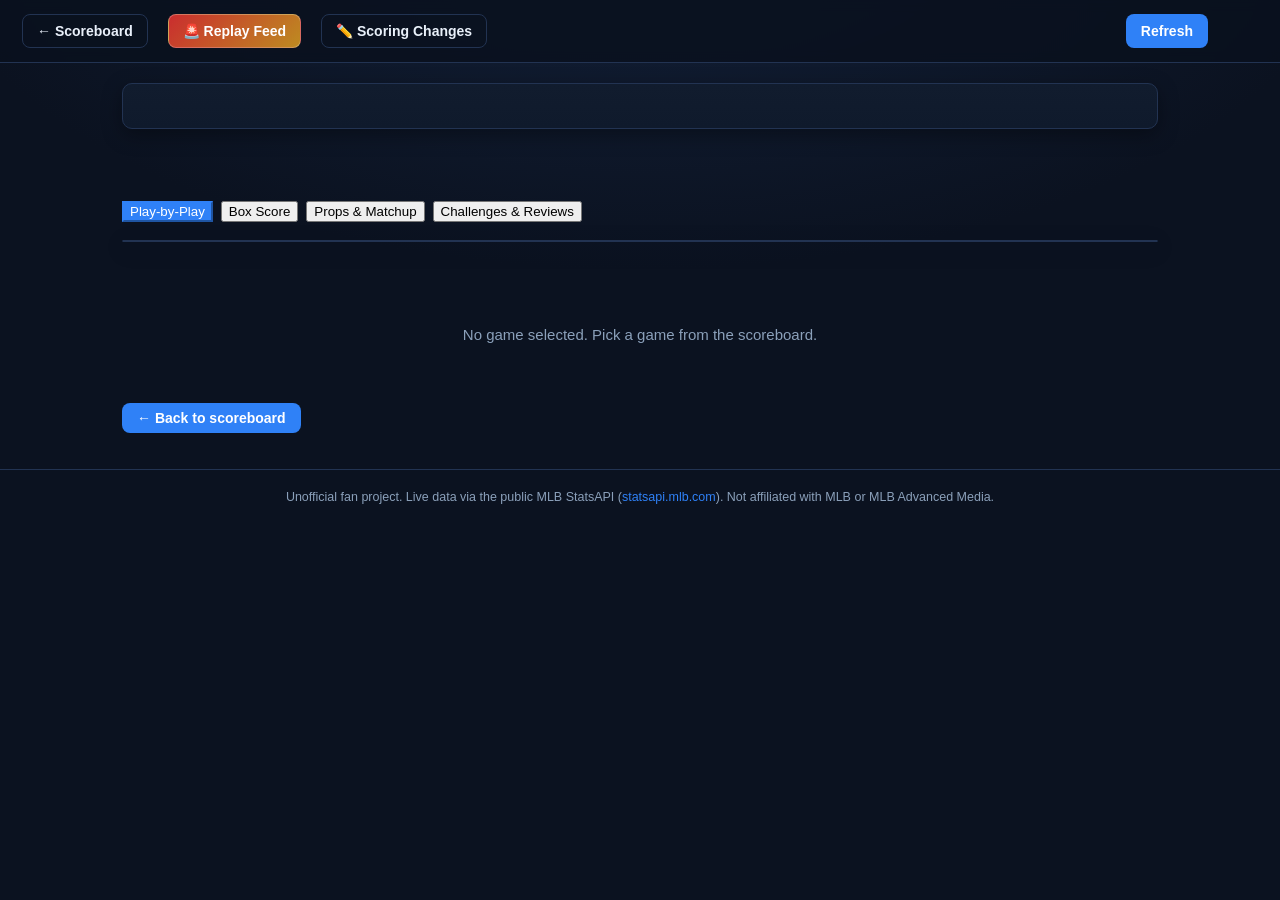
<file: game.html>
<!DOCTYPE html>
<html lang="en">
<head>
  <meta charset="UTF-8">
  <meta name="viewport" content="width=device-width, initial-scale=1.0">
  <title>MLB Live PBP — Game</title>
  <meta name="description" content="Live MLB game view with a transparent two-sided hit forecast, at-bat details, linescore, box score and full play-by-play.">
  <link rel="icon" href="data:image/svg+xml,%3Csvg xmlns='http://www.w3.org/2000/svg' viewBox='0 0 100 100'%3E%3Ccircle cx='50' cy='50' r='46' fill='%23fff' stroke='%23e03131' stroke-width='6'/%3E%3Cpath d='M50 4 A46 46 0 0 1 96 50 M50 96 A46 46 0 0 1 4 50 M4 50 A46 46 0 0 1 50 4 M96 50 A46 46 0 0 1 50 96' stroke='%23e03131' stroke-width='2.5' fill='none'/%3E%3C/svg%3E">
  <link rel="stylesheet" href="assets/css/style.css">
</head>
<body class="page-game">
  <header class="topbar topbar-game">
    <a class="btn btn-ghost" href="index.html">← Scoreboard</a>
    <a class="btn btn-feed" href="reviews.html" title="Live replay review feed for every game">🚨 Replay Feed</a>
    <a class="btn btn-ghost" href="scoring.html" title="Official scoring changes, Error Watch and the scoring-change model">✏️ Scoring Changes</a>
    <div class="game-controls">
      <button id="refresh-btn" class="btn">Refresh</button>
      <span class="countdown" id="countdown"></span>
    </div>
  </header>

  <div id="loading" class="loading-overlay"><div class="spinner"></div></div>

  <main id="main" class="game-main">

    <!-- game header: teams / score / status -->
    <section class="game-header">
      <div id="header-away" class="header-side"></div>
      <div id="header-center" class="header-center"></div>
      <div id="header-home" class="header-side"></div>
    </section>
    <div id="header-meta" class="header-meta"></div>
    <div id="header-decisions" class="header-decisions"></div>

    <!-- live module: at bat / pitching -->
    <section id="live-panel" class="live-panel"></section>

    <!-- linescore -->
    <section id="linescore-wrap" class="panel"></section>

    <!-- tabs: play-by-play / box score / props / challenges -->
    <nav class="tabs tabs-game" aria-label="Game views">
      <button class="tab-btn tab-on" data-tab="plays">Play-by-Play</button>
      <button class="tab-btn" data-tab="boxscore">Box Score</button>
      <button class="tab-btn" data-tab="props">Props & Matchup</button>
      <button class="tab-btn" data-tab="reviews" id="tab-btn-reviews">Challenges & Reviews <span id="reviews-tab-count" class="tab-badge" style="display:none">0</span></button>
    </nav>

    <div id="live-review-banner-wrap" class="live-review-banner-wrap"></div>

    <section id="panel-plays" class="panel">
      <div id="plays-wrap" class="plays-wrap"></div>
    </section>

    <section id="panel-boxscore" class="panel" style="display:none">
      <div id="boxscore-wrap" class="boxscore-wrap"></div>
    </section>

    <section id="panel-props" class="panel" style="display:none">
      <div id="props-wrap" class="props-wrap"></div>
    </section>

    <section id="panel-reviews" class="panel" style="display:none">
      <div id="reviews-wrap" class="reviews-wrap"></div>
    </section>

    <div id="status-line" class="status-line"></div>
  </main>

  <footer class="site-footer">
    <p>
      Unofficial fan project. Live data via the public MLB StatsAPI
      (<a href="https://statsapi.mlb.com" target="_blank" rel="noopener">statsapi.mlb.com</a>).
      Not affiliated with MLB or MLB Advanced Media.
    </p>
  </footer>

  <script src="assets/js/api.js"></script>
  <script src="assets/js/ui.js"></script>
  <script src="assets/js/scoring-model.js"></script>
  <script src="assets/js/reviews.js"></script>
  <script src="assets/js/feed-log.js"></script>
  <script src="assets/js/props.js"></script>
  <script src="assets/js/game.js"></script>
</body>
</html>
</file>
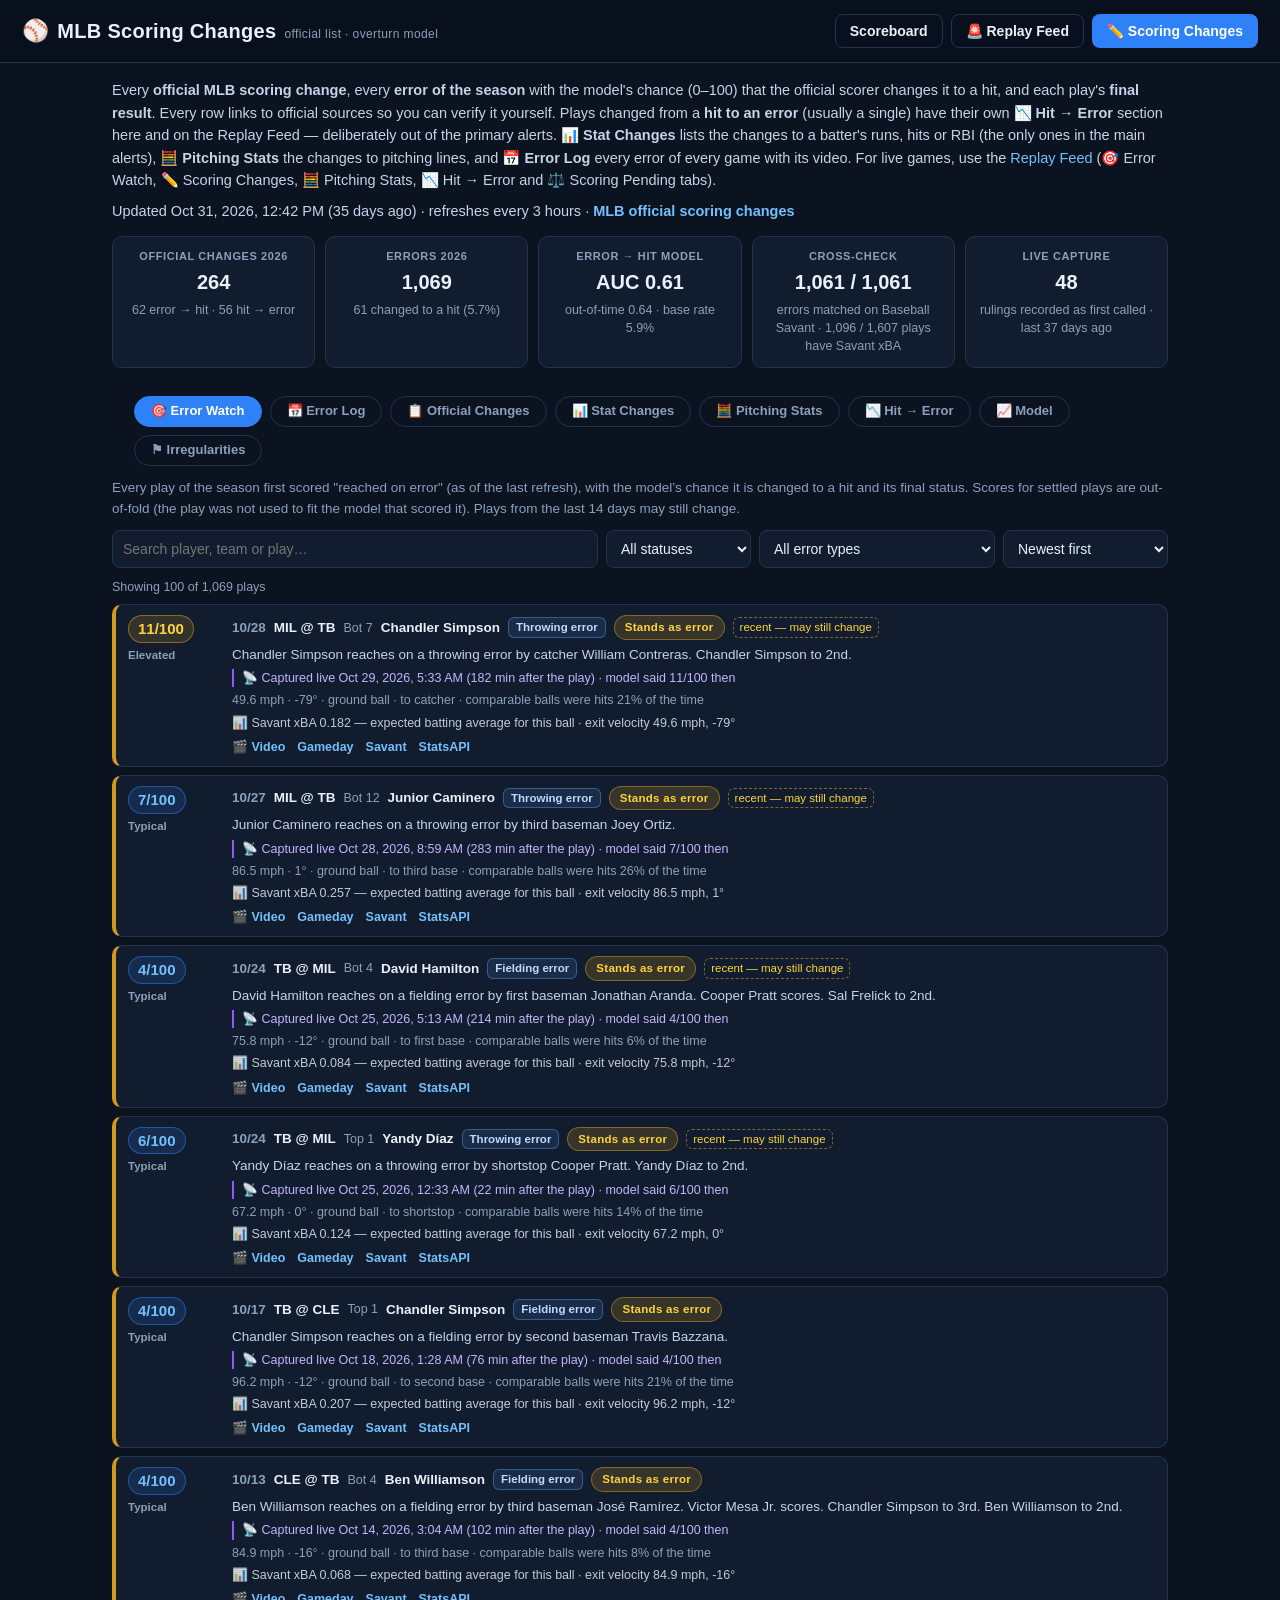
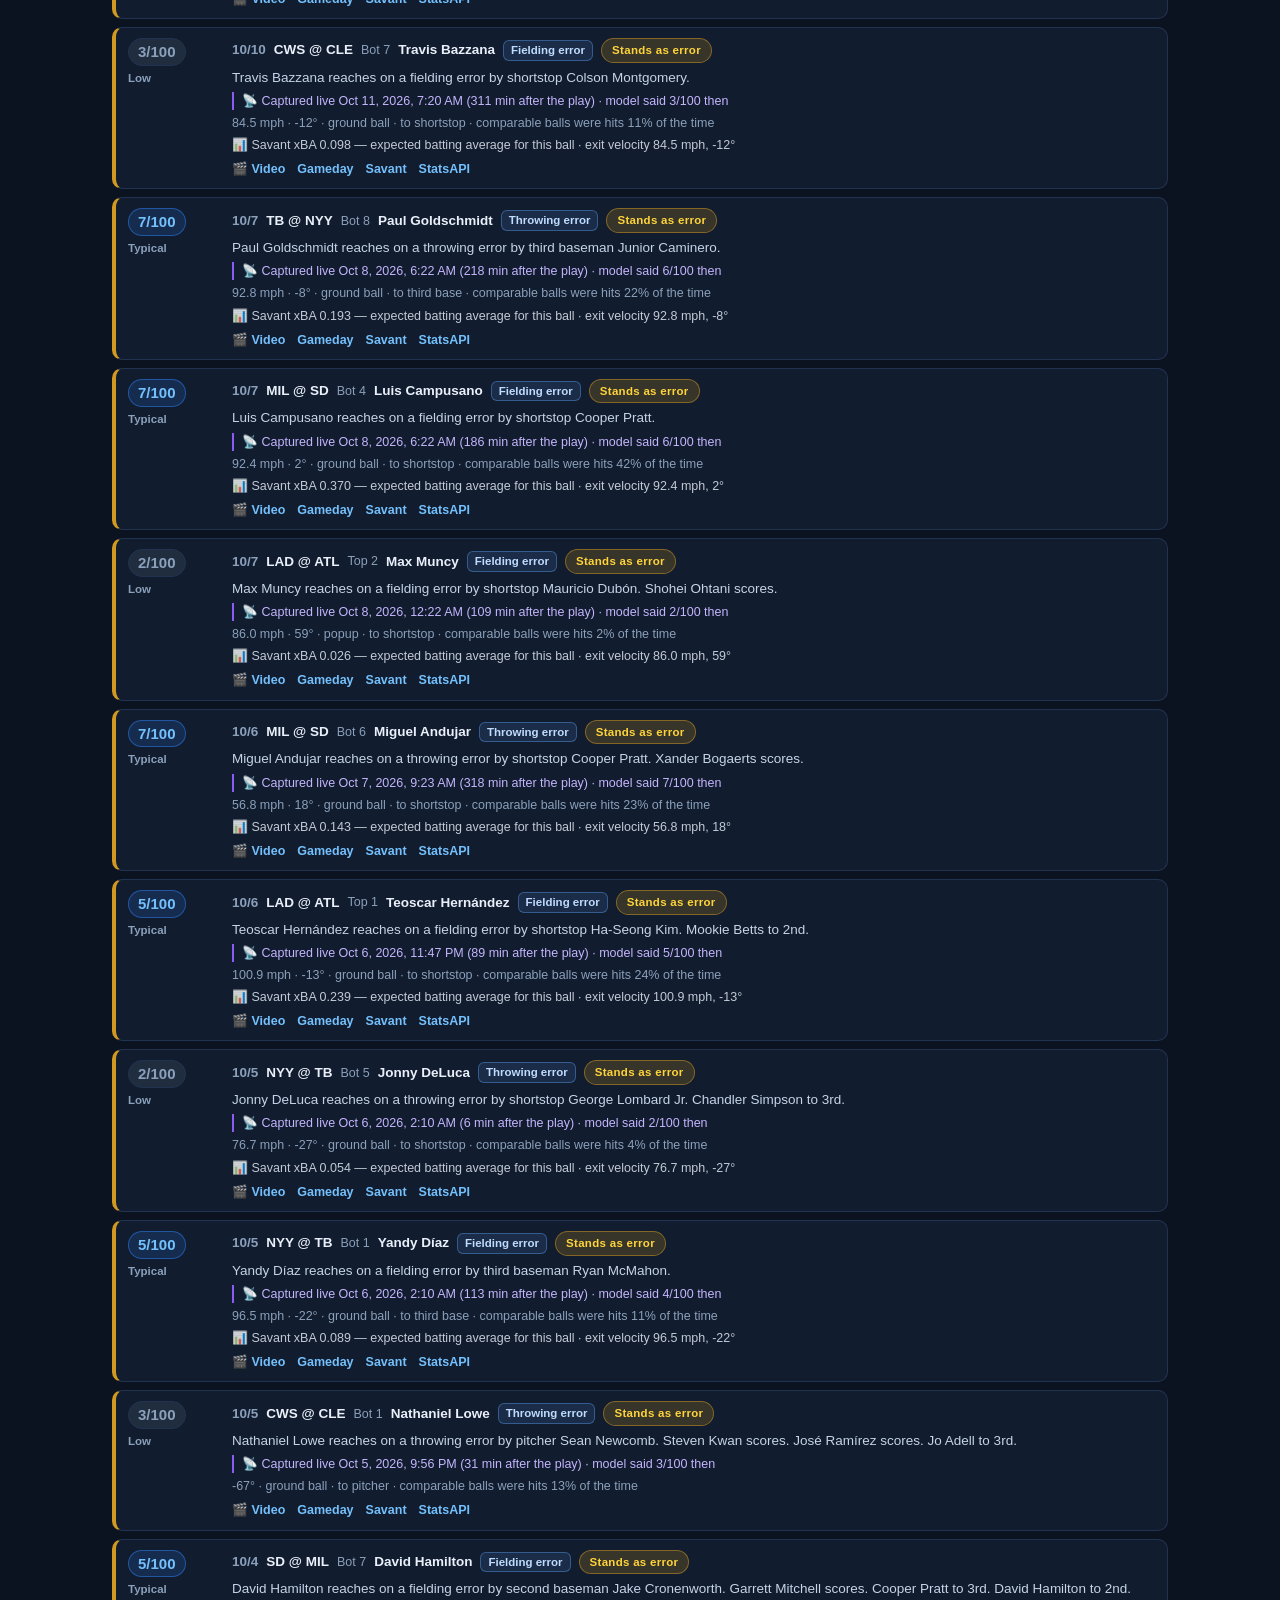
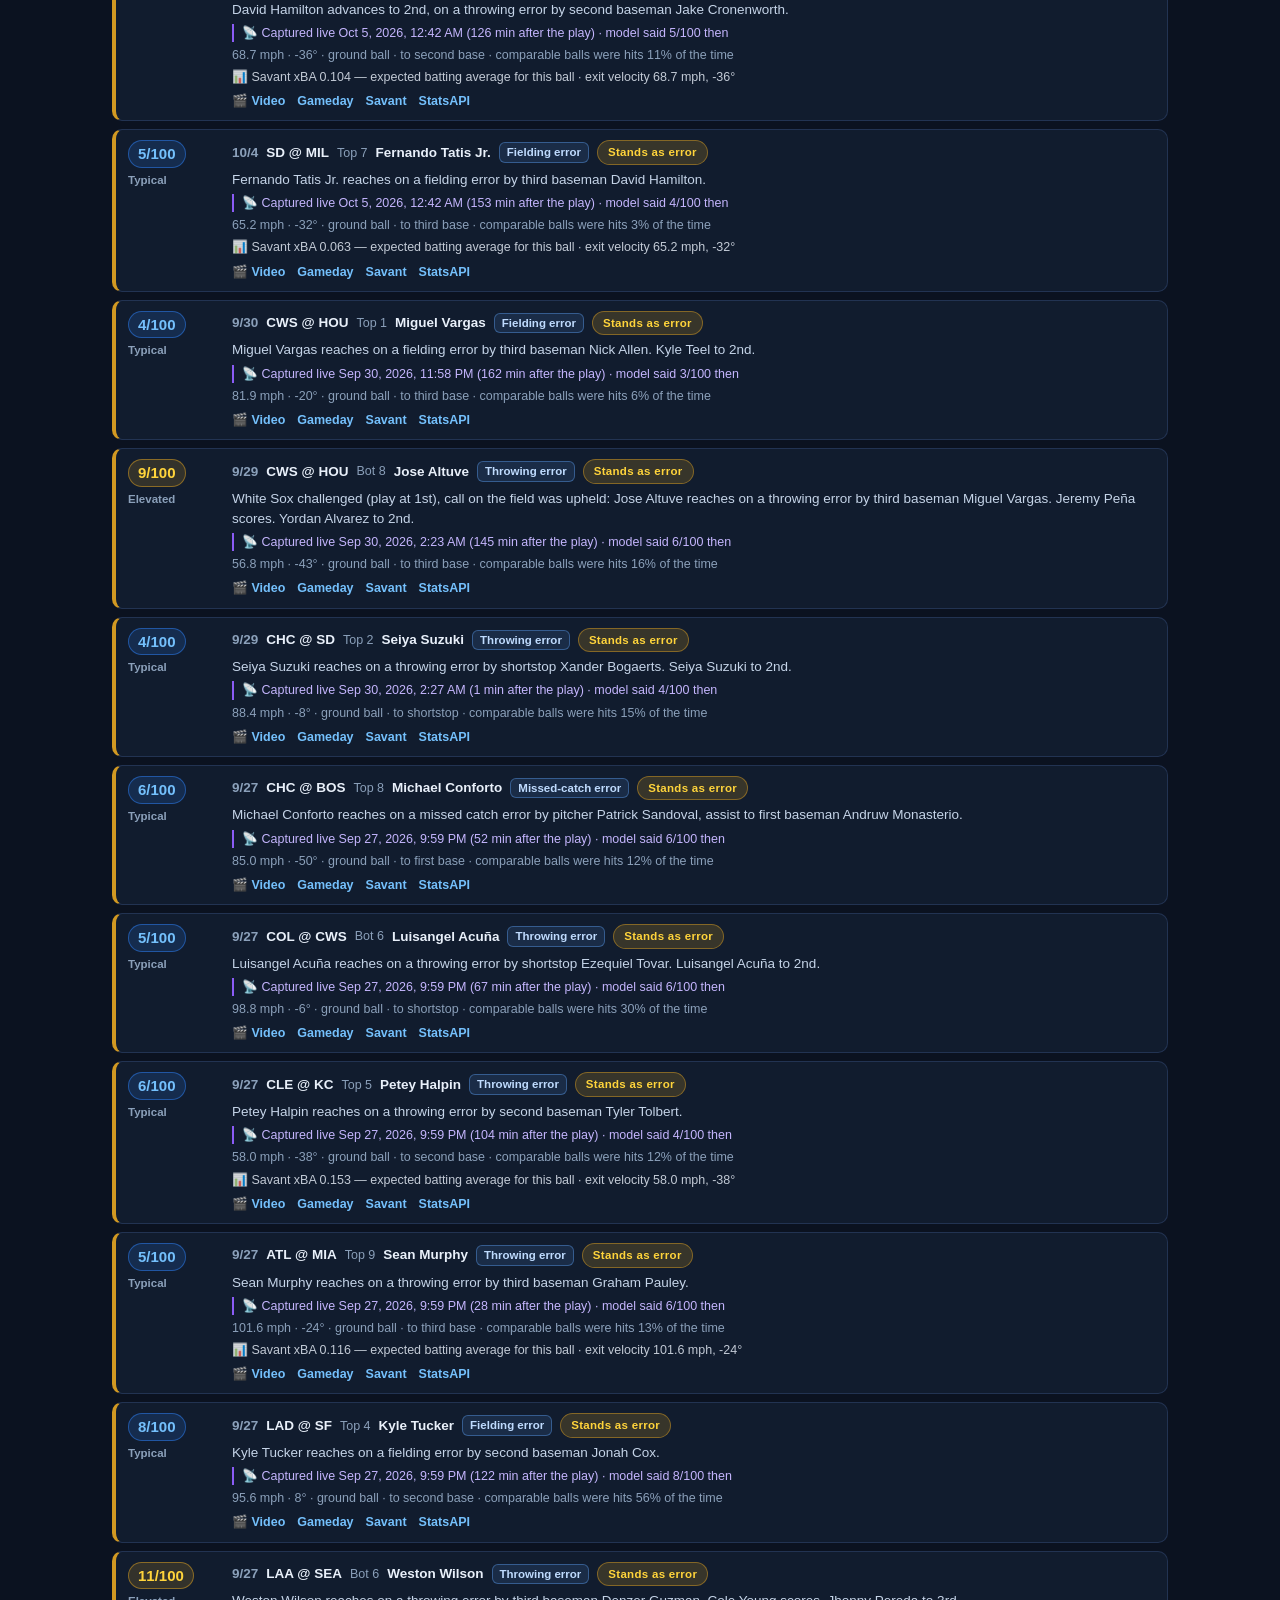
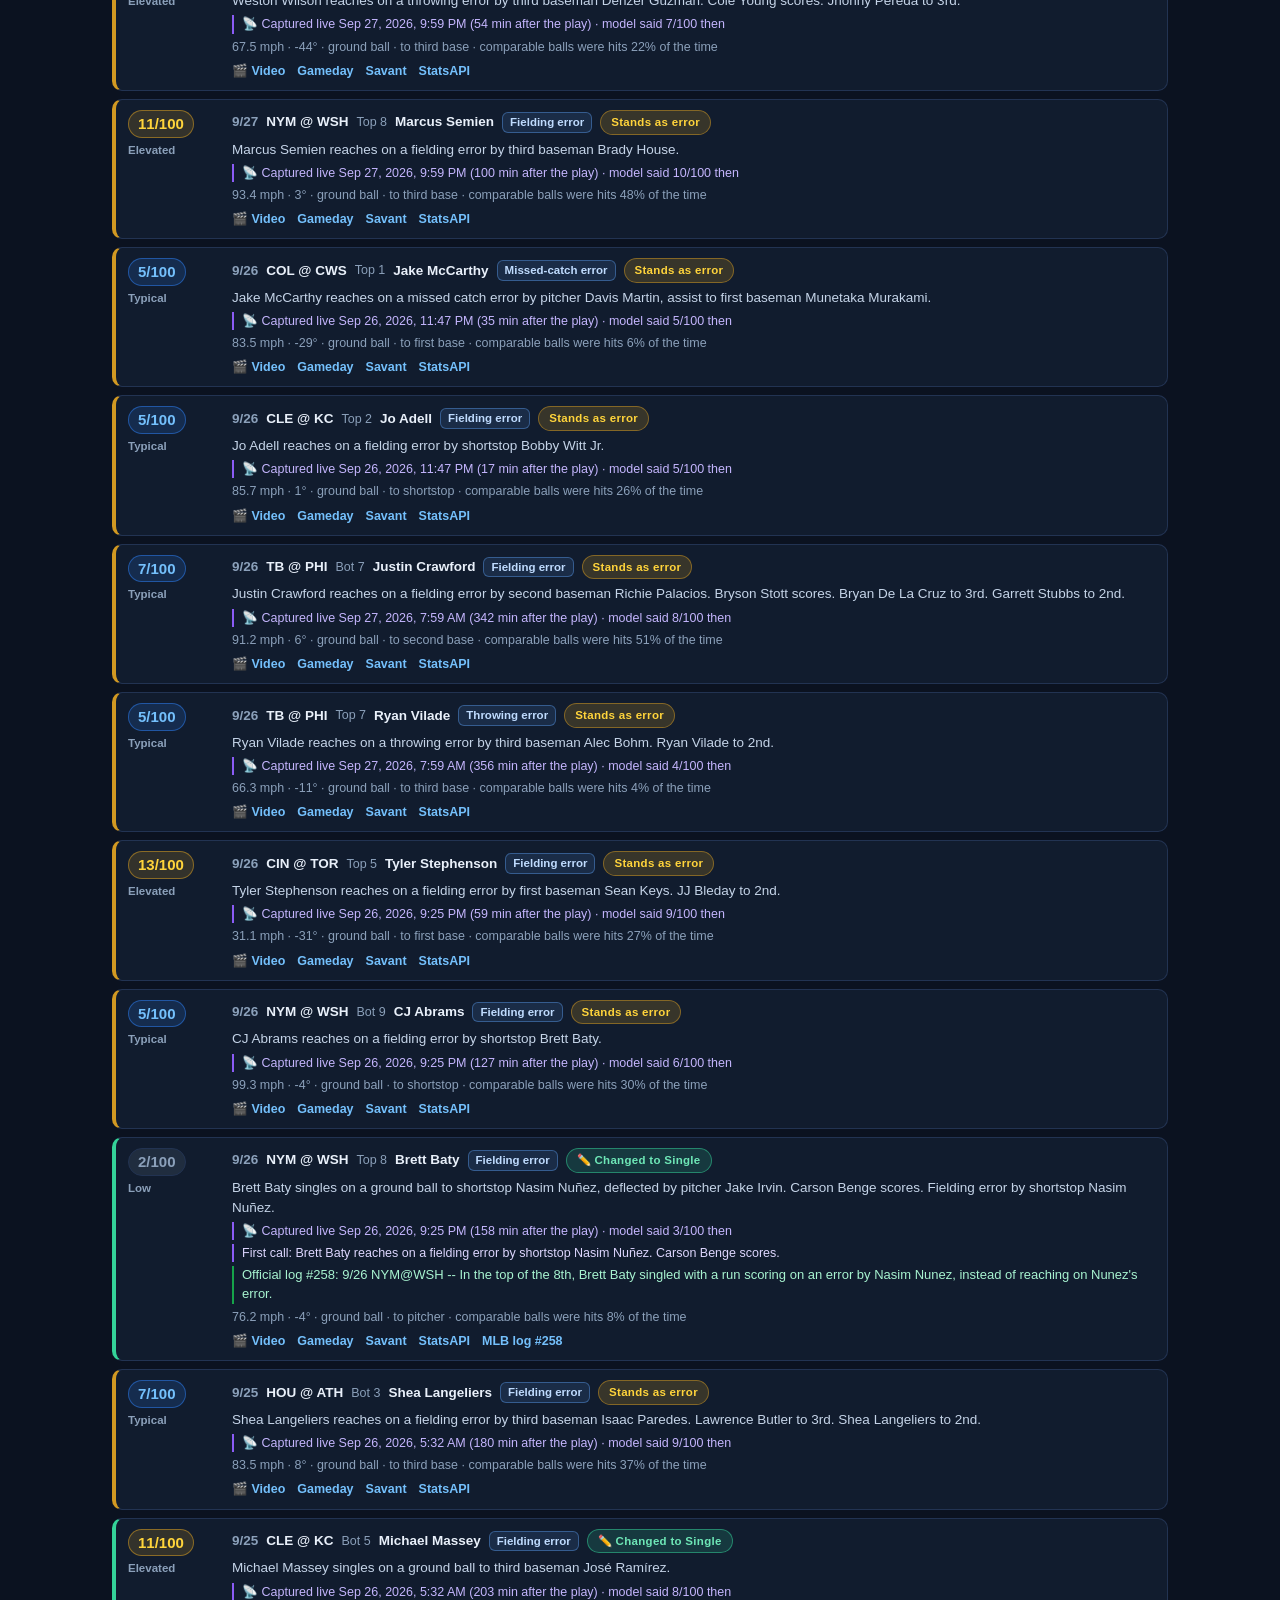
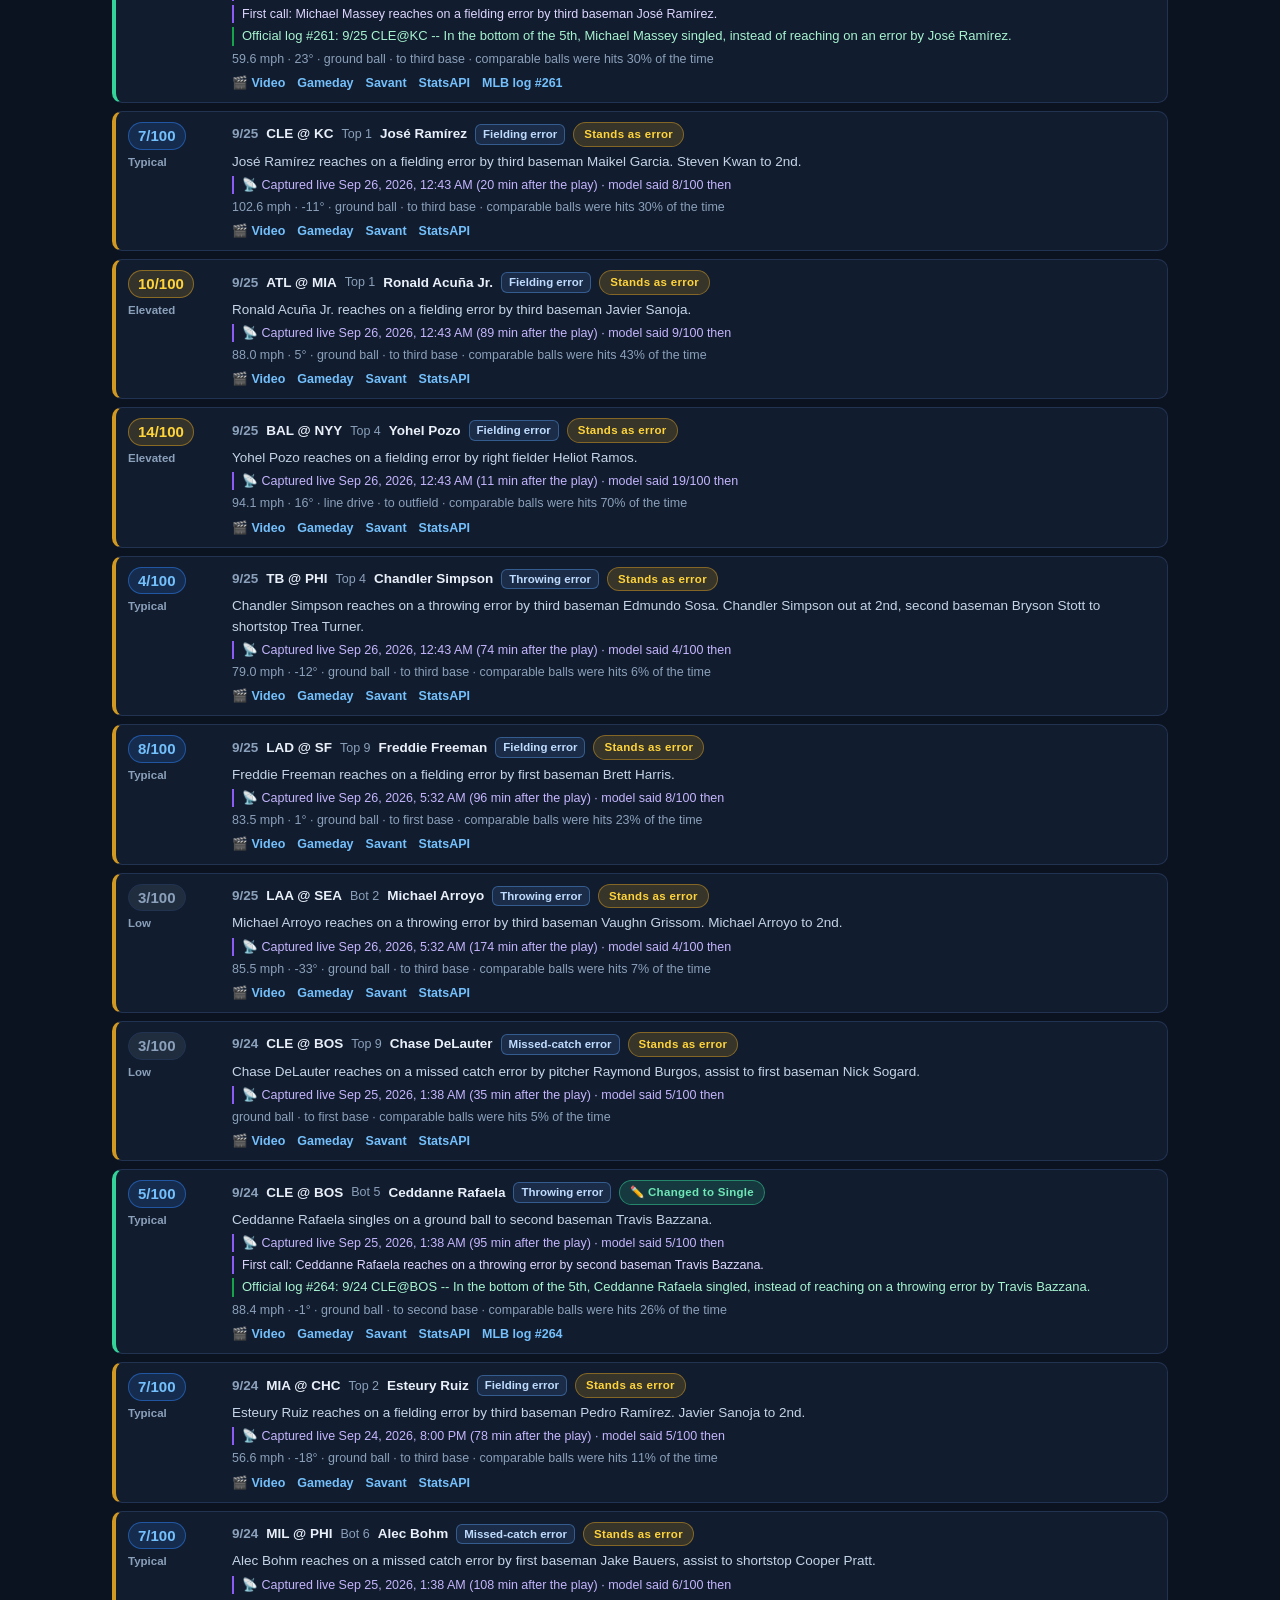
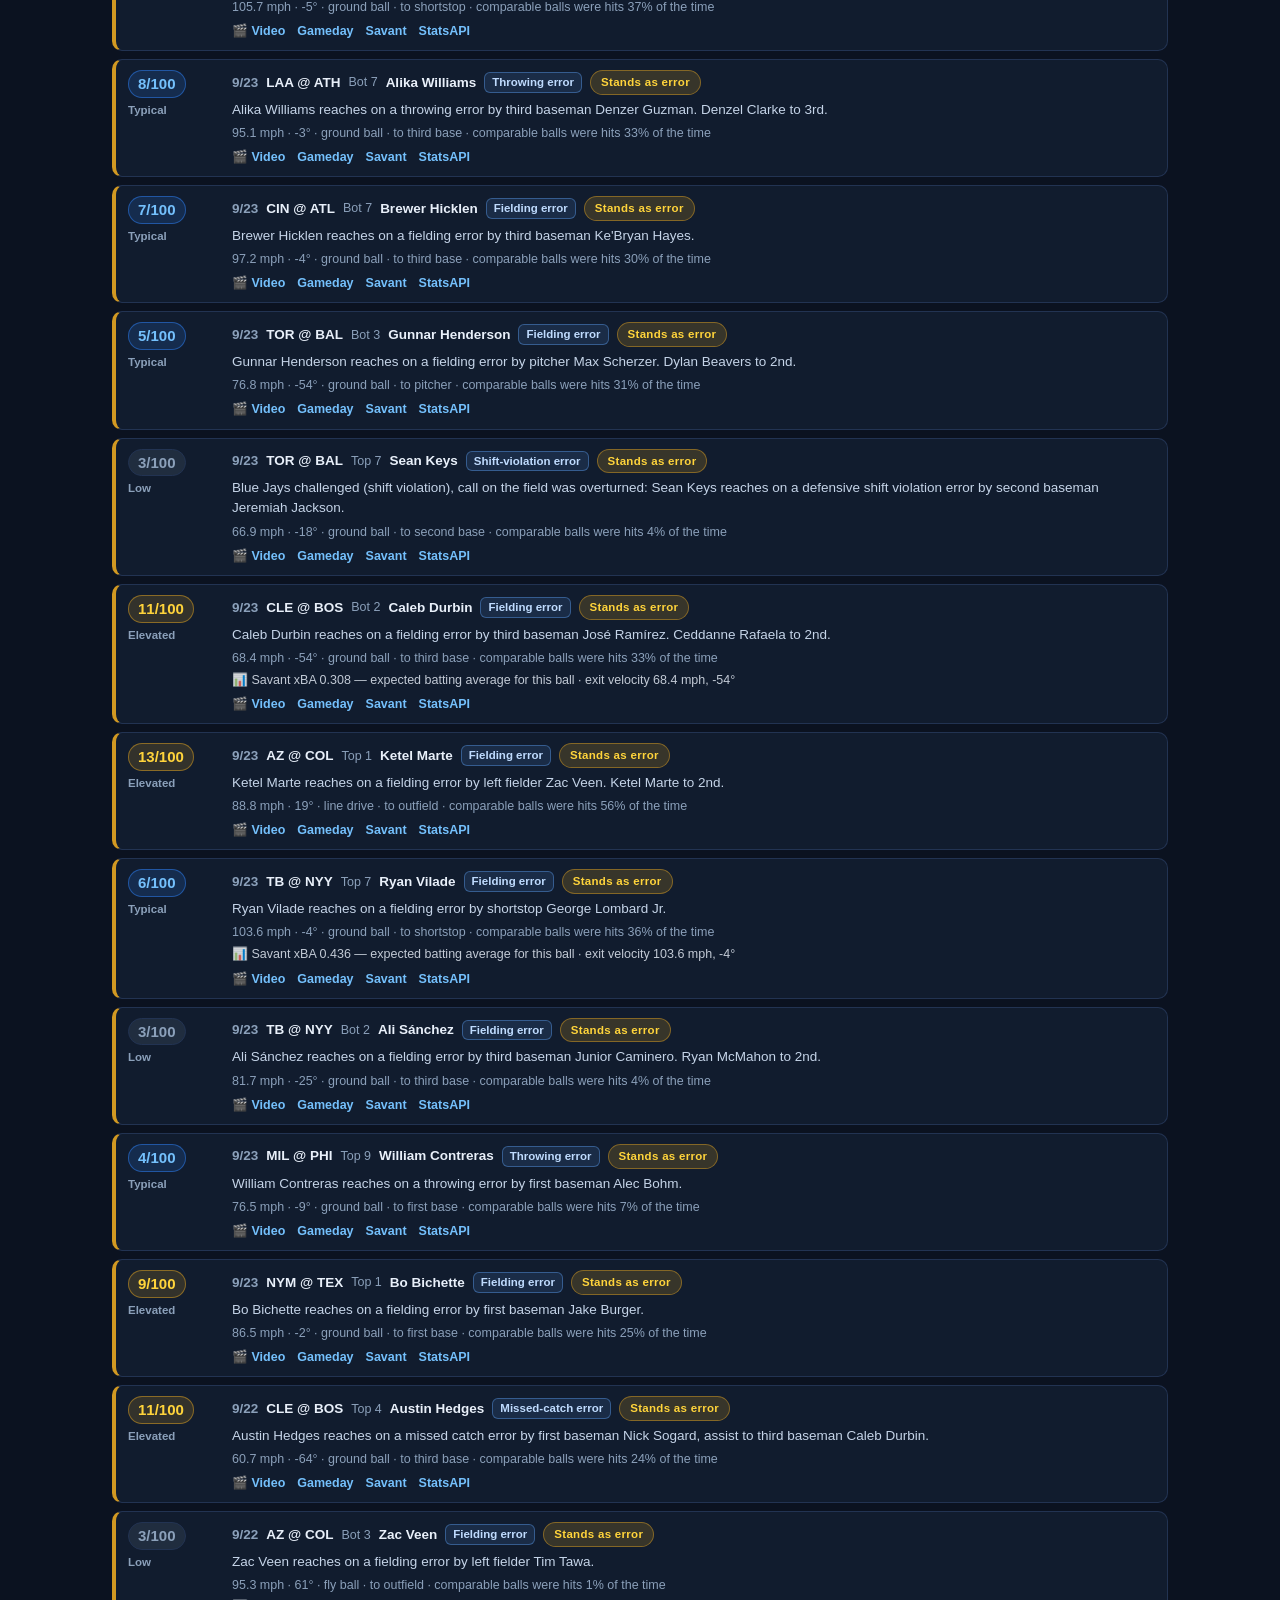
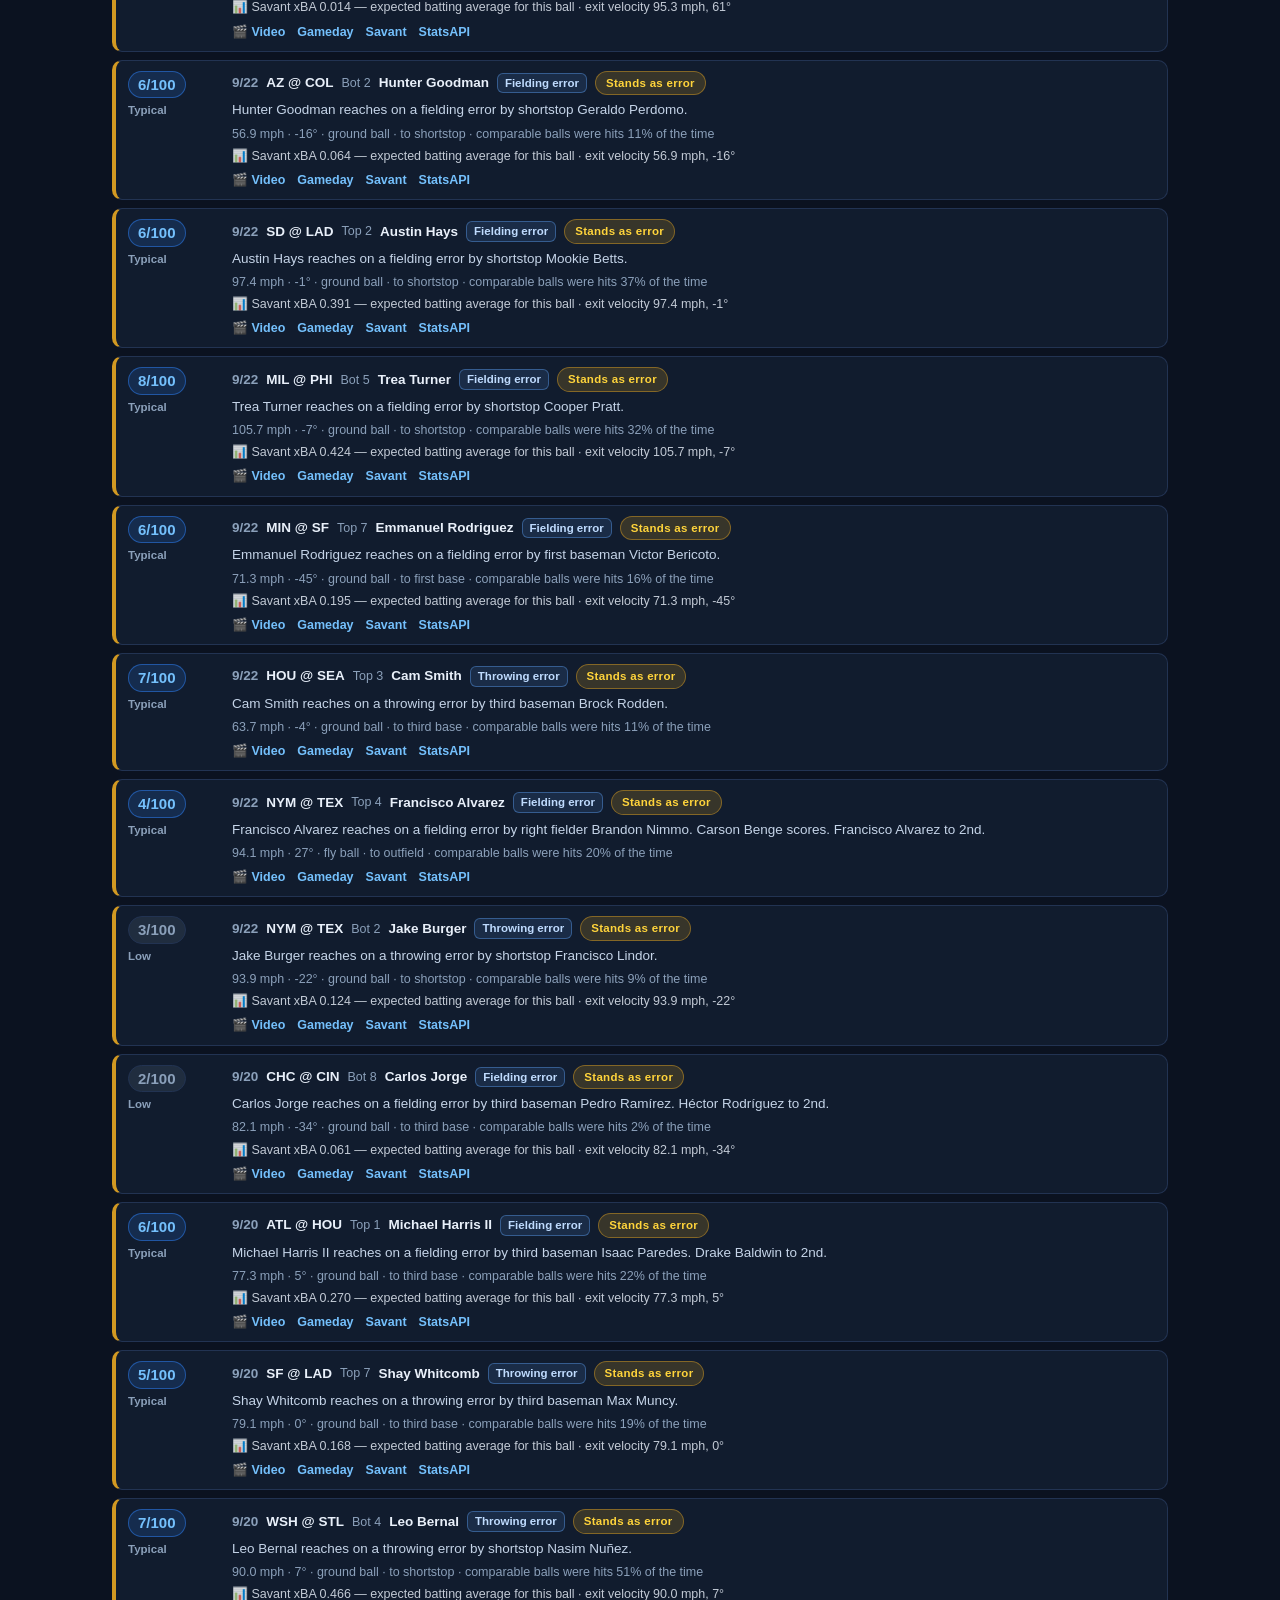
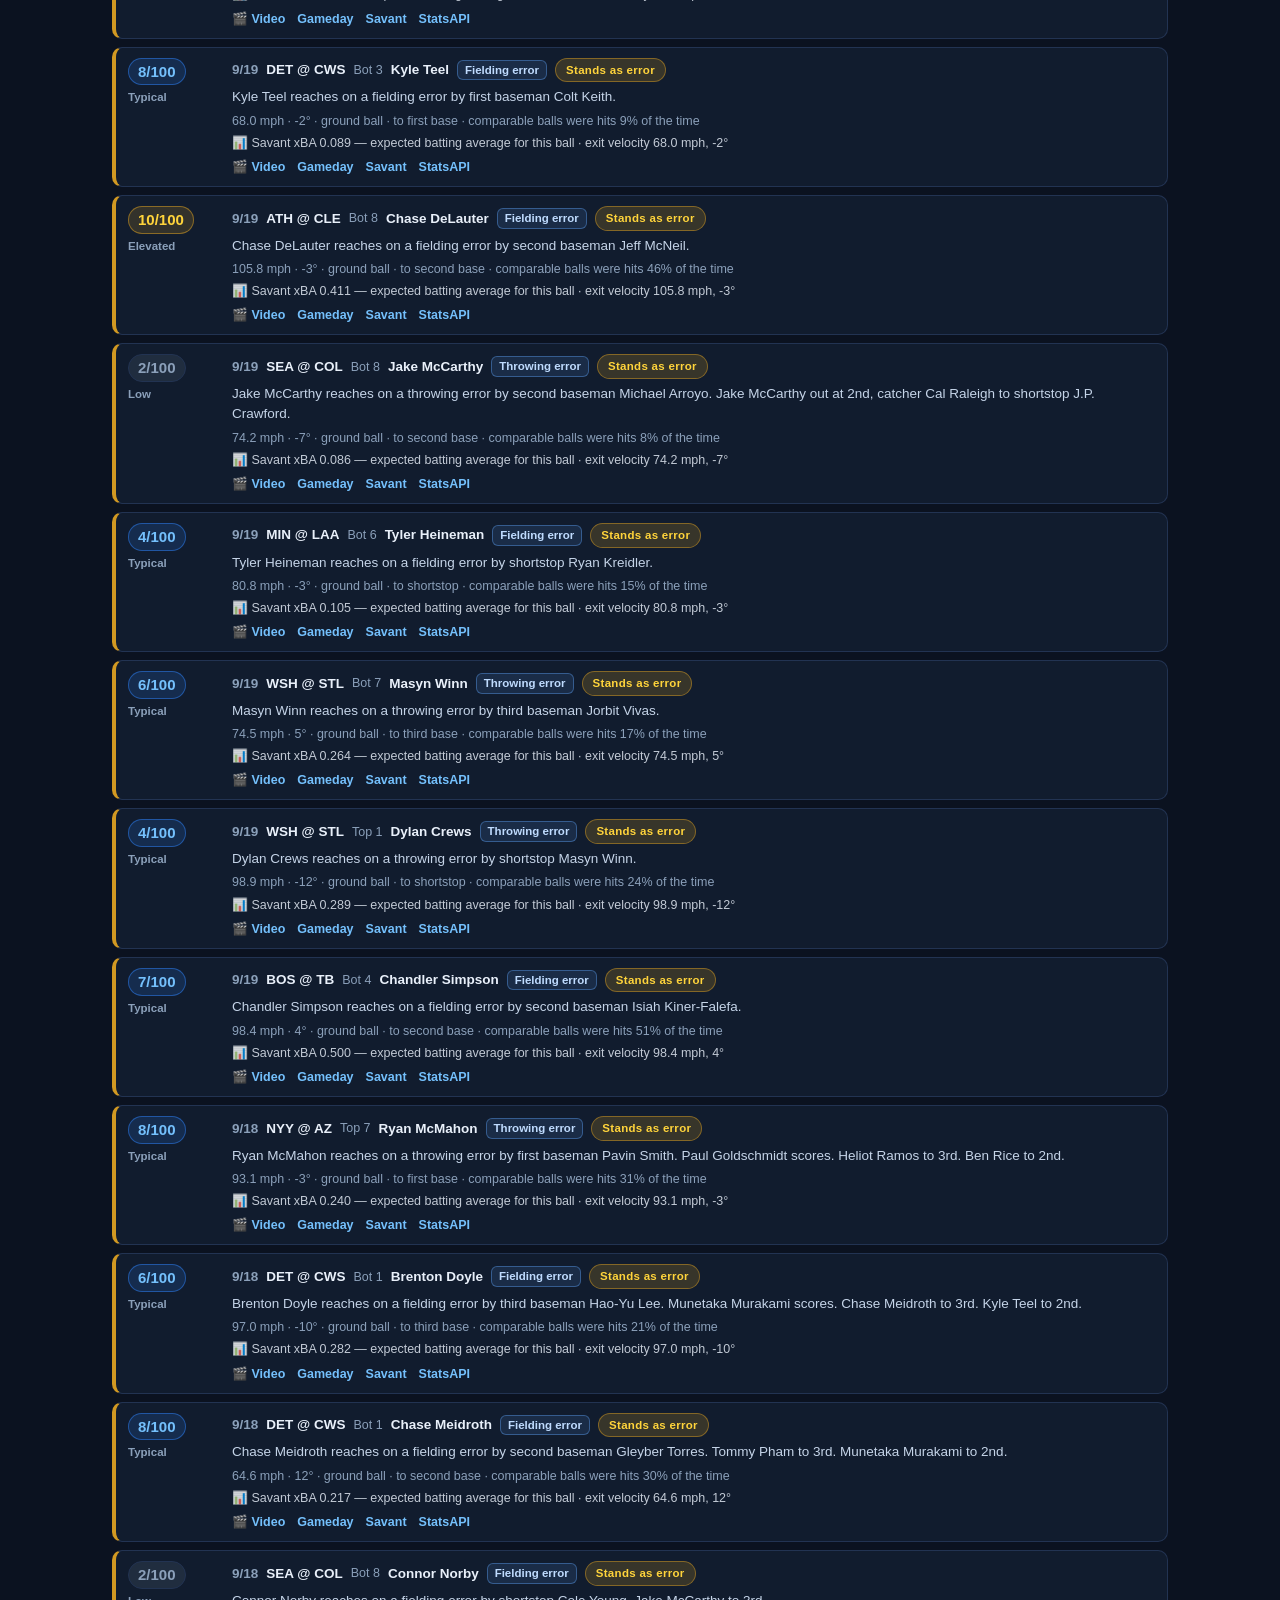
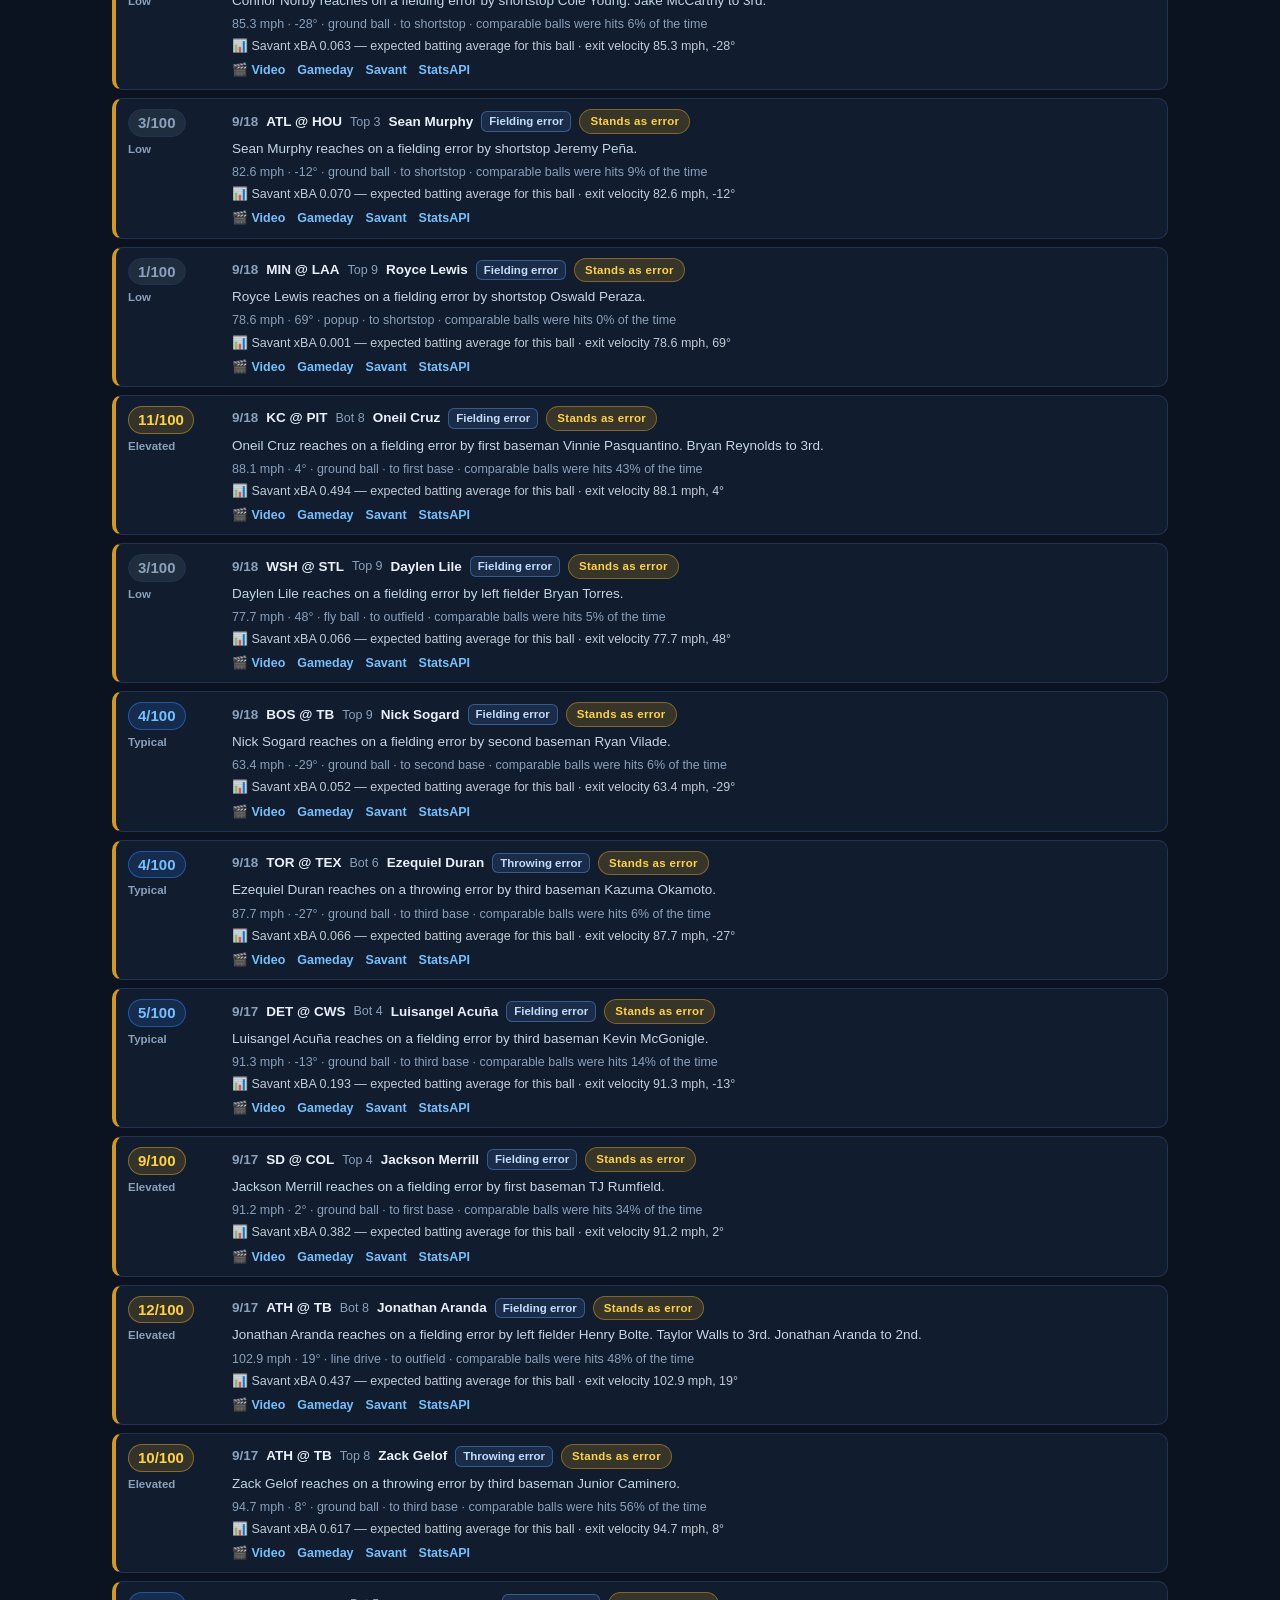
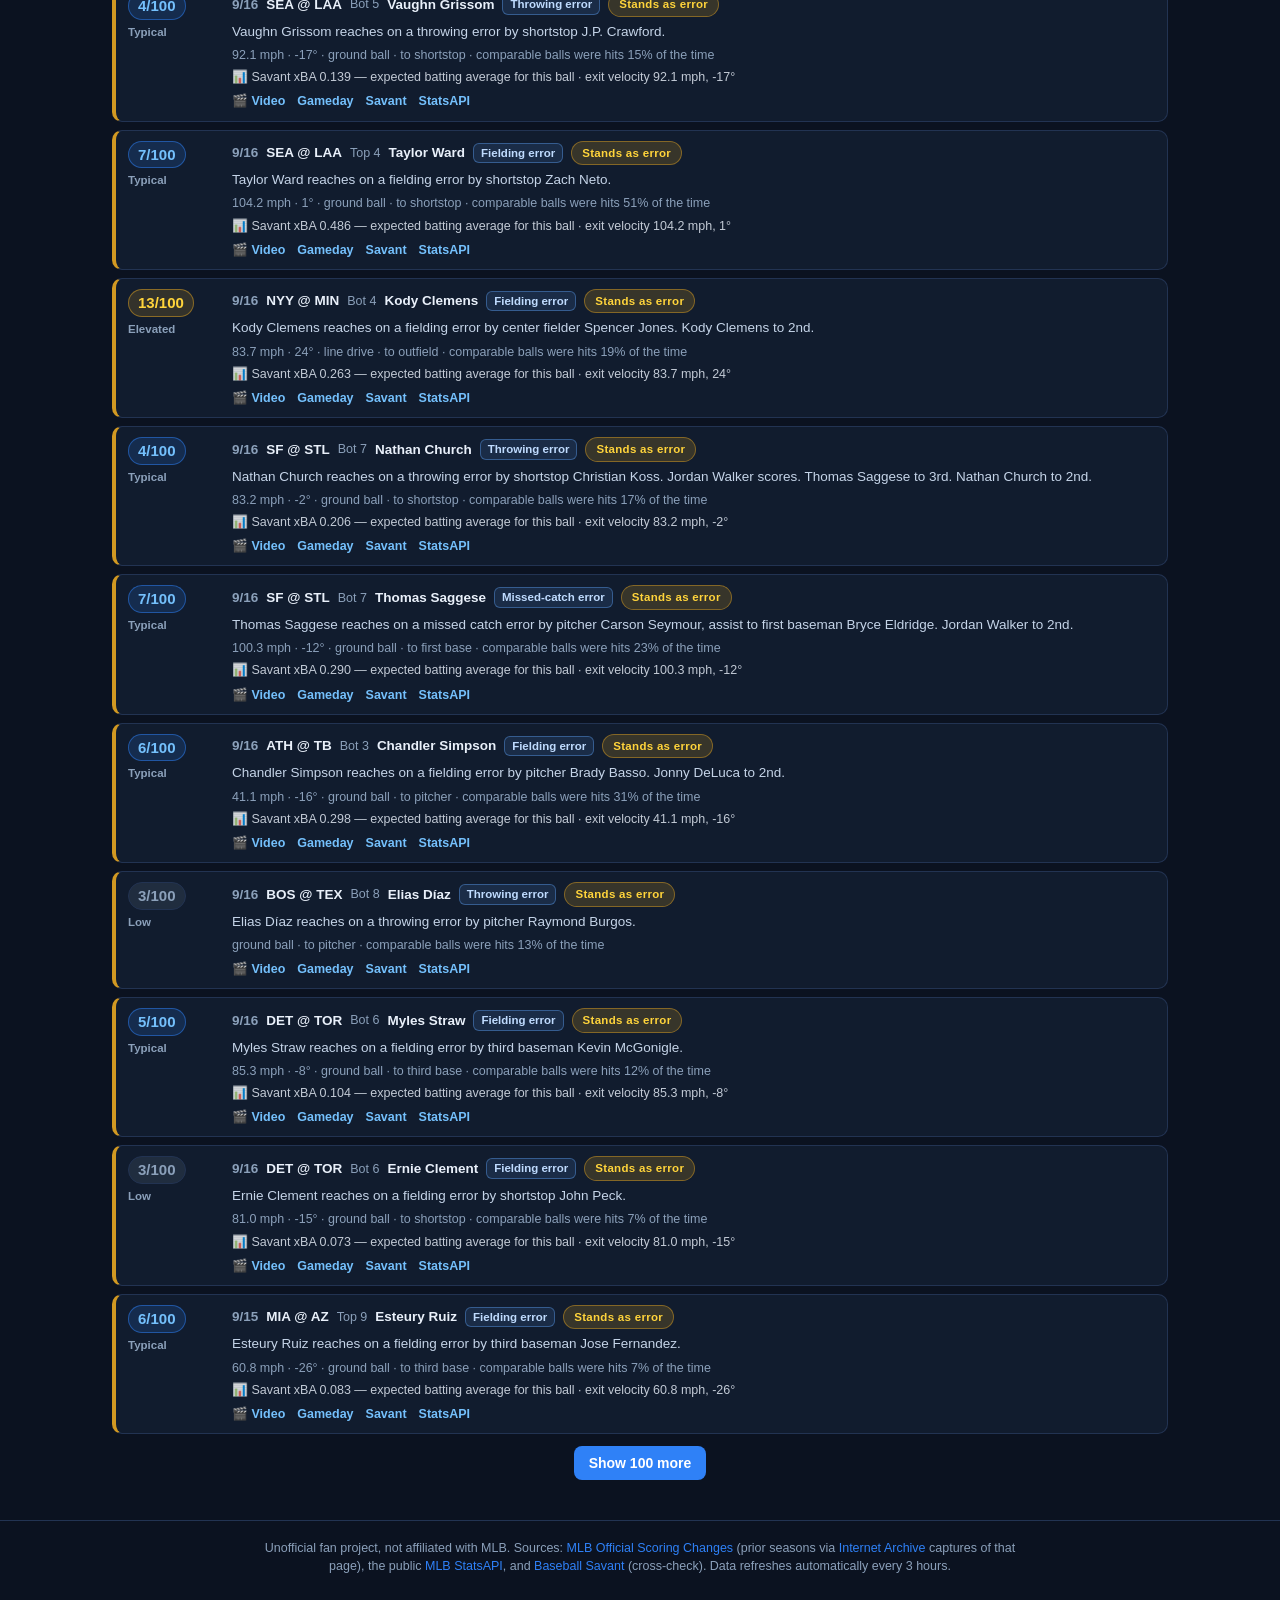
<file: scoring.html>
<!DOCTYPE html>
<html lang="en">
<head>
  <meta charset="UTF-8">
  <meta name="viewport" content="width=device-width, initial-scale=1.0">
  <title>MLB Scoring Changes — Official List &amp; Overturn Model</title>
  <meta name="description" content="Every official MLB scoring change, every error of the season with the chance it is changed to a hit, and the model behind it — with official source links for every row.">
  <link rel="icon" href="data:image/svg+xml,%3Csvg xmlns='http://www.w3.org/2000/svg' viewBox='0 0 100 100'%3E%3Ccircle cx='50' cy='50' r='46' fill='%23fff' stroke='%23e03131' stroke-width='6'/%3E%3Cpath d='M50 4 A46 46 0 0 1 96 50 M50 96 A46 46 0 0 1 4 50 M4 50 A46 46 0 0 1 50 4 M96 50 A46 46 0 0 1 50 96' stroke='%23e03131' stroke-width='2.5' fill='none'/%3E%3C/svg%3E">
  <link rel="stylesheet" href="assets/css/style.css">
</head>
<body class="page-scoring">
  <header class="topbar">
    <div class="brand">
      <span class="brand-ball">⚾</span>
      <span>MLB Scoring Changes</span>
      <span class="brand-sub">official list · overturn model</span>
    </div>
    <nav class="sc-toplinks" aria-label="Site">
      <a class="btn btn-ghost" href="index.html">Scoreboard</a>
      <a class="btn btn-ghost" href="reviews.html">🚨 Replay Feed</a>
      <a class="btn" href="scoring.html" aria-current="page">✏️ Scoring Changes</a>
    </nav>
  </header>

  <main class="sc-main">
    <section class="sc-intro">
      <p>
        Every <strong>official MLB scoring change</strong>, every <strong>error of the season</strong> with the
        model's chance (0–100) that the official scorer changes it to a hit, and each play's
        <strong>final result</strong>. Every row links to official sources so you can verify it yourself.
        Plays changed from a <strong>hit to an error</strong> (usually a single) have their own
        <strong>📉 Hit → Error</strong> section here and on the Replay Feed — deliberately out of the
        primary alerts. <strong>📊 Stat Changes</strong> lists the changes to a batter's runs, hits or
        RBI (the only ones in the main alerts), <strong>🧮 Pitching Stats</strong> the changes to pitching
        lines, and <strong>📅 Error Log</strong> every error of every game with its video.
        For live games, use the <a href="reviews.html">Replay Feed</a>
        (🎯 Error Watch, ✏️ Scoring Changes, 🧮 Pitching Stats, 📉 Hit → Error and ⚖️ Scoring Pending tabs).
      </p>
      <p id="sc-updated" class="sc-updated">Loading official data…</p>
    </section>

    <section id="sc-summary" class="sc-cards" aria-label="Summary"></section>

    <nav id="sc-tabs" class="tabs" aria-label="Sections"></nav>

    <section id="sc-panel" class="sc-panel" aria-live="polite"></section>
  </main>

  <footer class="site-footer">
    <p>
      Unofficial fan project, not affiliated with MLB. Sources:
      <a href="https://www.mlb.com/official-information/scoring-changes" target="_blank" rel="noopener">MLB Official Scoring Changes</a>
      (prior seasons via <a href="https://web.archive.org/" target="_blank" rel="noopener">Internet Archive</a> captures of that page),
      the public <a href="https://statsapi.mlb.com" target="_blank" rel="noopener">MLB StatsAPI</a>, and
      <a href="https://baseballsavant.mlb.com" target="_blank" rel="noopener">Baseball Savant</a> (cross-check).
      Data refreshes automatically every 3 hours.
    </p>
  </footer>

  <script src="assets/js/scoring-model.js"></script>
  <script src="assets/js/scoring-page.js"></script>
</body>
</html>
</file>
<file: assets/css/style.css>
/* ============================================================================
 * style.css — MLB Live PBP (scoreboard + game views)
 * Dark "Gameday"-inspired theme. Pure CSS, no frameworks.
 * ==========================================================================*/

:root {
  --bg: #0b1220;
  --bg-grad: radial-gradient(1200px 600px at 50% -10%, #13213a 0%, #0b1220 60%);
  --panel: #111c2e;
  --panel-2: #16233a;
  --line: #223352;
  --text: #e9f0fa;
  --muted: #8ba0ba;
  --accent: #2f81f7;
  --live: #e03131;
  --green: #2ea043;
  --yellow: #d29922;
  --radius: 10px;
  --shadow: 0 6px 20px rgba(0, 0, 0, 0.35);
  --font: -apple-system, BlinkMacSystemFont, "Segoe UI", Roboto, Helvetica, Arial, sans-serif;
}

* { box-sizing: border-box; }

html { -webkit-text-size-adjust: 100%; }

body {
  margin: 0;
  font-family: var(--font);
  background: var(--bg) var(--bg-grad) no-repeat;
  color: var(--text);
  min-height: 100vh;
  line-height: 1.45;
}

a { color: var(--accent); text-decoration: none; }
a:hover { text-decoration: underline; }

/* ---------------------------------------------------------------- top bar */

.topbar {
  display: flex;
  flex-wrap: wrap;
  align-items: center;
  gap: 12px 20px;
  padding: 14px 22px;
  border-bottom: 1px solid var(--line);
  background: rgba(10, 17, 30, 0.85);
  backdrop-filter: blur(6px);
  position: sticky;
  top: 0;
  z-index: 50;
}

.brand {
  font-size: 20px;
  font-weight: 800;
  letter-spacing: 0.3px;
  display: flex;
  align-items: baseline;
  gap: 8px;
}
.brand-ball { font-size: 22px; }
.brand-sub {
  font-size: 12px;
  font-weight: 500;
  color: var(--muted);
  letter-spacing: 0.4px;
}

.date-nav { display: flex; align-items: center; gap: 8px; margin-left: auto; }
.date-nav input[type="date"] {
  background: var(--panel);
  border: 1px solid var(--line);
  color: var(--text);
  border-radius: 8px;
  padding: 6px 10px;
  font: inherit;
  font-size: 14px;
}
.date-nav input[type="date"]::-webkit-calendar-picker-indicator { filter: invert(0.8); }

.date-label {
  width: 100%;
  color: var(--muted);
  font-size: 13px;
  letter-spacing: 0.4px;
}

/* ---------------------------------------------------------------- buttons */

.btn {
  background: var(--accent);
  color: #fff;
  border: 1px solid transparent;
  border-radius: 8px;
  padding: 6px 14px;
  font: inherit;
  font-size: 14px;
  font-weight: 600;
  cursor: pointer;
  transition: filter 0.15s, transform 0.05s;
}
.btn:hover { filter: brightness(1.12); text-decoration: none; }
.btn:active { transform: translateY(1px); }

.btn-ghost {
  background: transparent;
  border-color: var(--line);
  color: var(--text);
}
.btn-ghost:hover { background: var(--panel-2); }

/* ------------------------------------------------------------------ tabs */

.tabs {
  display: flex;
  flex-wrap: wrap;
  gap: 8px;
  padding: 14px 22px 0;
}

.tab {
  background: transparent;
  border: 1px solid var(--line);
  color: var(--muted);
  border-radius: 999px;
  padding: 5px 16px;
  font: inherit;
  font-size: 13px;
  font-weight: 600;
  cursor: pointer;
  transition: all 0.15s;
}
.tab:hover { color: var(--text); border-color: var(--accent); }
.tab-on {
  background: var(--accent);
  border-color: var(--accent);
  color: #fff;
}

/* ---------------------------------------------------------------- banner */

.banner { padding: 12px 22px 0; }
.banner-error {
  background: #3a1520;
  border: 1px solid #7a2b3c;
  color: #ffc9d2;
  border-radius: var(--radius);
  padding: 12px 16px;
  margin-bottom: 10px;
  font-size: 14px;
}

/* ------------------------------------------------------------ scoreboard */

.game-list {
  display: grid;
  grid-template-columns: repeat(auto-fill, minmax(330px, 1fr));
  gap: 16px;
  padding: 18px 22px 30px;
}

.game-card {
  display: flex;
  flex-direction: column;
  background: linear-gradient(180deg, var(--panel) 0%, #0f1a2c 100%);
  border: 1px solid var(--line);
  border-radius: var(--radius);
  box-shadow: var(--shadow);
  padding: 14px 16px;
  color: var(--text);
  transition: transform 0.12s, border-color 0.12s, box-shadow 0.12s;
}
.game-card:hover {
  transform: translateY(-3px);
  border-color: var(--accent);
  text-decoration: none;
  box-shadow: 0 10px 26px rgba(0, 0, 0, 0.5);
}
.game-card.card-live { border-left: 3px solid var(--live); }

.card-head {
  display: flex;
  justify-content: space-between;
  align-items: center;
  gap: 8px;
  margin-bottom: 10px;
}
.card-meta {
  color: var(--muted);
  font-size: 12px;
  text-align: right;
  white-space: nowrap;
  overflow: hidden;
  text-overflow: ellipsis;
}

.card-row {
  display: flex;
  align-items: center;
  gap: 10px;
  padding: 4px 0;
}
.card-logo { width: 34px; height: 34px; flex: 0 0 34px; }
.team-logo-fallback {
  width: 34px; height: 34px;
  border-radius: 50%;
  display: inline-flex;
  align-items: center;
  justify-content: center;
  font-size: 10px;
  font-weight: 800;
  color: #fff;
  flex: 0 0 34px;
}

.card-team { display: flex; flex-direction: column; min-width: 0; }
.card-team-name { font-weight: 700; font-size: 15px; white-space: nowrap; }
.card-record { color: var(--muted); font-size: 12px; }

.card-score {
  margin-left: auto;
  font-size: 22px;
  font-weight: 800;
  font-variant-numeric: tabular-nums;
  min-width: 2ch;
  text-align: right;
}
.score-win { color: #fff; }
.card-score.bump { animation: bump 1.1s ease; }
@keyframes bump {
  0% { transform: scale(1); color: var(--green); }
  40% { transform: scale(1.35); color: var(--green); }
  100% { transform: scale(1); }
}

.card-foot {
  margin-top: 10px;
  padding-top: 10px;
  border-top: 1px solid var(--line);
  display: flex;
  align-items: center;
  gap: 12px;
  flex-wrap: wrap;
  min-height: 26px;
}
.card-count { font-size: 12px; }
.card-last {
  color: var(--muted);
  font-size: 12px;
  font-style: italic;
  overflow: hidden;
  text-overflow: ellipsis;
  white-space: nowrap;
}
.card-probables, .card-decisions {
  color: var(--muted);
  font-size: 12.5px;
}

/* ------------------------------------------------------------------ chips */

.chip {
  display: inline-flex;
  align-items: center;
  gap: 6px;
  border-radius: 999px;
  padding: 3px 12px;
  font-size: 12px;
  font-weight: 700;
  letter-spacing: 0.4px;
  white-space: nowrap;
}
.chip-dot {
  width: 7px; height: 7px;
  border-radius: 50%;
  background: currentColor;
  animation: pulse 1.2s ease-in-out infinite;
}
@keyframes pulse {
  0%, 100% { opacity: 1; }
  50% { opacity: 0.25; }
}
.chip-live { background: rgba(224, 49, 49, 0.16); color: #ff8787; border: 1px solid rgba(224, 49, 49, 0.5); }
.chip-sched { background: rgba(47, 129, 247, 0.14); color: #74c0fc; border: 1px solid rgba(47, 129, 247, 0.45); }
.chip-final { background: rgba(139, 160, 186, 0.12); color: var(--muted); border: 1px solid var(--line); }
.chip-warn { background: rgba(210, 153, 34, 0.15); color: #ffd43b; border: 1px solid rgba(210, 153, 34, 0.5); }
.chip-muted { background: rgba(139, 160, 186, 0.1); color: var(--muted); border: 1px solid var(--line); }

/* -------------------------------------------------------------- count dots */

.count-dots { display: inline-flex; align-items: center; gap: 12px; }
.count-group { display: inline-flex; align-items: center; gap: 4px; }
.count-label {
  font-size: 11px;
  font-weight: 800;
  color: var(--muted);
  margin-right: 2px;
}
.count-dots .dot {
  width: 11px; height: 11px;
  border-radius: 50%;
  background: #24344f;
  border: 1px solid #33476b;
}
.count-dots .dot-on { background: var(--green); border-color: var(--green); }

/* --------------------------------------------------------------- spinner */

.spinner {
  width: 34px; height: 34px;
  margin: 40px auto;
  border: 3px solid var(--line);
  border-top-color: var(--accent);
  border-radius: 50%;
  animation: spin 0.8s linear infinite;
}
@keyframes spin { to { transform: rotate(360deg); } }

.loading-overlay {
  position: fixed;
  inset: 0;
  background: rgba(8, 13, 23, 0.6);
  display: none;
  align-items: flex-start;
  justify-content: center;
  z-index: 100;
}
.loading-overlay.visible { display: flex; }
.loading-overlay .spinner { margin-top: 90px; }

/* ------------------------------------------------------------- status/empty */

.status-line {
  color: var(--muted);
  font-size: 12.5px;
  text-align: center;
  padding: 4px 22px 18px;
}

.empty {
  grid-column: 1 / -1;
  text-align: center;
  color: var(--muted);
  padding: 60px 20px;
  font-size: 15px;
}
.empty.small { padding: 30px 16px; font-size: 13.5px; }

/* --------------------------------------------------------------- game page */

.game-main { max-width: 1080px; margin: 0 auto; padding: 20px 22px 40px; }

.topbar-game { position: static; }

.game-controls { margin-left: auto; display: flex; align-items: center; gap: 10px; }
.countdown {
  color: var(--muted);
  font-size: 12.5px;
  font-variant-numeric: tabular-nums;
  min-width: 40px;
}

/* game header */
.game-header {
  display: grid;
  grid-template-columns: 1fr auto 1fr;
  align-items: center;
  gap: 16px;
  background: linear-gradient(180deg, var(--panel) 0%, #0f1a2c 100%);
  border: 1px solid var(--line);
  border-radius: var(--radius);
  box-shadow: var(--shadow);
  padding: 22px 26px;
}

.header-side { display: flex; align-items: center; gap: 14px; min-width: 0; }
.team-home { flex-direction: row-reverse; text-align: right; }

.team-block { display: flex; align-items: center; gap: 14px; min-width: 0; }
.header-logo { width: 64px; height: 64px; }
.team-block-info { min-width: 0; }
.team-block-name { font-size: 18px; font-weight: 800; white-space: nowrap; overflow: hidden; text-overflow: ellipsis; }
.team-block-record { color: var(--muted); font-size: 13px; }

.header-center { display: flex; flex-direction: column; align-items: center; gap: 8px; }
.big-score {
  font-size: 34px;
  font-weight: 900;
  font-variant-numeric: tabular-nums;
  letter-spacing: 1px;
}
.header-inning { color: var(--muted); font-size: 13.5px; }

.header-meta {
  color: var(--muted);
  font-size: 13px;
  text-align: center;
  padding: 10px 8px 0;
}

.header-decisions {
  text-align: center;
  padding: 6px 8px 2px;
  min-height: 26px;
  font-size: 13.5px;
}
.decisions { color: var(--text); font-weight: 600; }
.game-note { color: var(--yellow); margin-left: 14px; font-size: 12.5px; }

/* live module */
.live-panel { margin-top: 18px; }

.live-grid {
  display: grid;
  grid-template-columns: 1fr 1fr;
  gap: 16px;
}

.panel-card {
  background: linear-gradient(180deg, var(--panel) 0%, #0f1a2c 100%);
  border: 1px solid var(--line);
  border-radius: var(--radius);
  padding: 16px 18px;
  box-shadow: var(--shadow);
}

.panel-title {
  margin: 0 0 12px;
  font-size: 12px;
  font-weight: 800;
  letter-spacing: 1.2px;
  text-transform: uppercase;
  color: var(--muted);
}

.ab-row { display: flex; align-items: center; gap: 12px; }
.ab-headshot {
  width: 52px; height: 52px;
  border-radius: 50%;
  background: var(--panel-2);
  object-fit: cover;
}
.headshot-na {
  width: 52px; height: 52px;
  border-radius: 50%;
  background: var(--panel-2);
  border: 1px dashed var(--line);
  display: inline-block;
}
.ab-name { font-size: 18px; font-weight: 800; }
.ab-meta { color: var(--muted); font-size: 12.5px; margin-top: 2px; }

/* Compact, pre-plate-appearance version of the two-sided forecast. */
.live-hit-forecast {
  margin-top: 14px;
  padding: 10px 12px;
  border: 1px solid rgba(47, 129, 247, 0.42);
  border-radius: 8px;
  background: linear-gradient(100deg, rgba(47, 129, 247, 0.14), rgba(46, 160, 67, 0.08));
  font-variant-numeric: tabular-nums;
}
.live-hit-forecast.loading { opacity: 0.68; }
.live-hit-forecast.model-batter-only,
.live-hit-forecast.model-pitcher-only,
.live-hit-forecast.model-baseline { border-style: dashed; }
.live-hit-heading { display: flex; align-items: baseline; justify-content: space-between; gap: 12px; }
.live-hit-label {
  color: var(--muted);
  font-size: 10.5px;
  font-weight: 800;
  letter-spacing: 0.7px;
  text-transform: uppercase;
}
.live-hit-value { color: #7dd3a0; font-size: 19px; font-weight: 900; }
.live-hit-details { display: flex; flex-wrap: wrap; gap: 6px 12px; margin-top: 5px; color: var(--text); font-size: 12px; }
.live-hit-details span + span::before { content: '·'; color: var(--muted); margin-right: 12px; }
.live-hit-coverage { margin-top: 4px; color: var(--muted); font-size: 11px; }

.count-wrap { margin-top: 14px; }
.count-wrap .count-dots { gap: 22px; }
.count-wrap .dot { width: 13px; height: 13px; }

.runners-row { display: flex; align-items: center; gap: 16px; margin-top: 14px; }
.runners-text { color: var(--text); font-size: 13.5px; font-weight: 600; }
.runners-empty { color: var(--muted); font-size: 13px; margin-top: 12px; }

.deck-row { display: flex; gap: 16px; margin-top: 14px; flex-wrap: wrap; }
.deck { color: var(--muted); font-size: 13px; }
.deck-1 { color: var(--text); }

.between-text { color: var(--muted); font-size: 14px; margin: 4px 0; }

/* diamond */
.diamond {
  position: relative;
  width: 52px;
  height: 52px;
  border: 2px solid #3d5377;
  transform: rotate(45deg);
  border-radius: 6px;
  flex: 0 0 52px;
}
.diamond .base {
  position: absolute;
  width: 12px; height: 12px;
  border-radius: 2px;
  background: transparent;
  border: 2px solid #3d5377;
}
.diamond .base-first   { bottom: -7px; right: -7px; }
.diamond .base-second  { top: -7px; right: -7px; }
.diamond .base-third   { top: -7px; left: -7px; }
.diamond .base-on { background: var(--green); border-color: var(--green); box-shadow: 0 0 8px rgba(46, 160, 67, 0.7); }

.pitch-stats { display: flex; flex-wrap: wrap; gap: 8px; margin-top: 14px; }
.stat-chip {
  background: var(--panel-2);
  border: 1px solid var(--line);
  border-radius: 999px;
  padding: 4px 12px;
  font-size: 12.5px;
  color: var(--text);
  font-variant-numeric: tabular-nums;
}

.last-play {
  margin-top: 16px;
  display: flex;
  align-items: baseline;
  gap: 10px;
  background: var(--panel);
  border: 1px solid var(--line);
  border-left: 3px solid var(--accent);
  border-radius: var(--radius);
  padding: 12px 16px;
}
.last-play-label {
  font-size: 11px;
  font-weight: 800;
  letter-spacing: 1px;
  text-transform: uppercase;
  color: var(--muted);
  white-space: nowrap;
}
.last-play-text { font-size: 14.5px; }

.preview-card p { margin: 4px 0; }
.preview-line { font-size: 14.5px; }
.preview-note { color: var(--muted); font-size: 13px; margin-top: 8px !important; }
.final-line { font-size: 16px; font-weight: 700; margin: 4px 0; }
.final-stats { color: var(--muted); font-size: 13.5px; margin: 4px 0; }

/* panels + tabs on game page */
.panel { margin-top: 18px; }

.tabs-game { padding: 18px 0 0; }

/* linescore */
#linescore-wrap.panel { padding: 0; }

.linescore-table {
  width: 100%;
  border-collapse: collapse;
  background: linear-gradient(180deg, var(--panel) 0%, #0f1a2c 100%);
  border: 1px solid var(--line);
  border-radius: var(--radius);
  overflow: hidden;
  font-size: 13.5px;
  font-variant-numeric: tabular-nums;
}
.linescore-table th, .linescore-table td {
  padding: 7px 6px;
  text-align: center;
  border-bottom: 1px solid var(--line);
  white-space: nowrap;
}
.linescore-table thead th { color: var(--muted); font-size: 12px; font-weight: 700; }
.linescore-table tbody tr:last-child td { border-bottom: none; }
.ls-abbrev { font-weight: 800; }
.ls-name { text-align: left; padding-left: 10px !important; color: var(--muted); max-width: 180px; overflow: hidden; text-overflow: ellipsis; }
.total-cell { font-weight: 800; }
.total-cell.strong { font-size: 15px; }
.inn-run { color: #7dd3a0; font-weight: 700; }
.walkoff td { background: rgba(46, 160, 67, 0.07); }

/* box score */
.boxscore-wrap { display: flex; flex-direction: column; gap: 26px; }

.box-section h3 {
  margin: 0 0 10px;
  font-size: 16px;
  font-weight: 800;
  border-left: 4px solid var(--accent);
  padding-left: 10px;
}

.box-table {
  width: 100%;
  border-collapse: collapse;
  font-size: 13px;
  font-variant-numeric: tabular-nums;
  margin-bottom: 18px;
}
.box-table th, .box-table td {
  padding: 6px 8px;
  text-align: center;
  border-bottom: 1px solid var(--line);
  white-space: nowrap;
}
.box-table thead th { color: var(--muted); font-size: 11.5px; font-weight: 700; }
.box-table tbody tr:hover { background: rgba(47, 129, 247, 0.06); }
.box-table .player-cell { text-align: left; }
.player-name { font-weight: 600; }
.player-pos { color: var(--muted); margin-left: 6px; font-size: 11.5px; }
.totals-row td { font-weight: 800; border-top: 2px solid var(--line); border-bottom: none; }

/* play-by-play */
.plays-wrap {
  max-height: 640px;
  overflow-y: auto;
  background: linear-gradient(180deg, var(--panel) 0%, #0f1a2c 100%);
  border: 1px solid var(--line);
  border-radius: var(--radius);
  box-shadow: var(--shadow);
}

.play-section-head {
  display: flex;
  align-items: center;
  gap: 8px;
  padding: 12px 18px 6px;
  font-weight: 800;
  font-size: 13.5px;
  color: var(--text);
  position: sticky;
  top: 0;
  background: linear-gradient(180deg, #16233a 0%, #101c30 100%);
  border-bottom: 1px solid var(--line);
  z-index: 2;
}
.half-tag { font-size: 12px; }
.half-top { color: #74c0fc; }
.half-bottom { color: #ffd43b; }

.play-row {
  display: flex;
  align-items: flex-start;
  justify-content: space-between;
  gap: 14px;
  padding: 9px 18px;
  border-bottom: 1px solid rgba(34, 51, 82, 0.5);
  animation: fadein 0.35s ease;
}
.play-row:last-child { border-bottom: none; }
@keyframes fadein { from { opacity: 0; transform: translateY(4px); } to { opacity: 1; } }

.play-main { min-width: 0; }
.play-desc { font-size: 13.5px; }

.play-chips {
  display: flex;
  align-items: center;
  gap: 8px;
  flex-wrap: wrap;
  justify-content: flex-end;
  flex: 0 0 auto;
}
.chip-score {
  background: rgba(46, 160, 67, 0.14);
  color: #7dd3a0;
  border: 1px solid rgba(46, 160, 67, 0.4);
  border-radius: 6px;
  padding: 2px 8px;
  font-size: 11.5px;
  font-weight: 700;
}
.chip-count { color: var(--muted); font-size: 11.5px; font-variant-numeric: tabular-nums; }

/* pre-at-bat hit probability (finished at-bats) */
.chip-hitprob {
  display: inline-flex;
  align-items: center;
  gap: 5px;
  border-radius: 999px;
  padding: 2px 9px;
  font-size: 11.5px;
  font-weight: 700;
  font-variant-numeric: tabular-nums;
  border: 1px solid var(--line);
  background: var(--panel-2);
  color: var(--muted);
  white-space: nowrap;
}
.chip-hitprob.loading { opacity: 0.6; }
.chip-hitprob .hp-label {
  font-size: 10px;
  font-weight: 700;
  letter-spacing: 0.4px;
  text-transform: uppercase;
  color: var(--muted);
}
.chip-hitprob .hp-val { font-weight: 800; }
.chip-hitprob .hp-mark { font-size: 11px; line-height: 1; }
.chip-hitprob.hit-yes {
  color: #7dd3a0;
  border-color: rgba(46, 160, 67, 0.45);
  background: rgba(46, 160, 67, 0.12);
}
.chip-hitprob.hit-yes .hp-label { color: #7dd3a0; }
.chip-hitprob.hit-no {
  color: #ffa8a8;
  border-color: rgba(224, 49, 49, 0.4);
  background: rgba(224, 49, 49, 0.10);
}
.chip-hitprob.hit-no .hp-label { color: #ffa8a8; }

.pitch-strip { display: inline-flex; gap: 3px; align-items: center; }
.pitch-dot {
  width: 20px; height: 20px;
  border-radius: 50%;
  display: inline-flex;
  align-items: center;
  justify-content: center;
  font-size: 9.5px;
  font-weight: 800;
  color: #fff;
  cursor: default;
}
.pitch-dot.p-b { background: #2b8a3e; }
.pitch-dot.p-s { background: #c92a2a; }
.pitch-dot.p-c { background: #e8590c; }
.pitch-dot.p-f { background: #49526b; }
.pitch-dot.p-x { background: #1971c2; }
.pitch-dot.p-d { background: #0ca678; }
.pitch-dot.p-h { background: #5f3dc4; }
.pitch-dot.p-t { background: #a61e4d; }
.pitch-dot.p-m { background: #343a40; }
.pitch-dot.p-v { background: #343a40; }
.pitch-dot.p-p { background: #343a40; }
.pitch-dot.p-? { background: #343a40; }

/* ---------------------------------------------------------------- footer */

.site-footer {
  border-top: 1px solid var(--line);
  padding: 18px 22px 30px;
  text-align: center;
  color: var(--muted);
  font-size: 12.5px;
}
.site-footer p { margin: 0; max-width: 760px; display: inline-block; }

/* ------------------------------------------------------------ responsive */

@media (max-width: 760px) {
  .game-header {
    grid-template-columns: 1fr auto 1fr;
    padding: 16px 14px;
    gap: 10px;
  }
  .header-logo { width: 44px; height: 44px; }
  .team-block-name { font-size: 14px; }
  .team-block-record { font-size: 12px; }
  .big-score { font-size: 26px; }
  .live-grid { grid-template-columns: 1fr; }
  .game-list { grid-template-columns: 1fr; }
  .date-nav { margin-left: 0; width: 100%; }
  .play-row { flex-direction: column; gap: 6px; }
  .play-chips { justify-content: flex-start; }
  .ls-name { max-width: 90px; }
  .linescore-table th, .linescore-table td { padding: 6px 3px; font-size: 12px; }
}

/* ------------------------------------------------------------ props & matchup tab */

.props-loading,
.props-empty {
  padding: 32px 18px;
  color: var(--muted);
  text-align: center;
  background: linear-gradient(180deg, var(--panel) 0%, #0f1a2c 100%);
  border: 1px solid var(--line);
  border-radius: var(--radius);
}

.props-section {
  background: linear-gradient(180deg, var(--panel) 0%, #0f1a2c 100%);
  border: 1px solid var(--line);
  border-radius: var(--radius);
  padding: 16px;
  margin-bottom: 16px;
  box-shadow: var(--shadow);
}
.props-heading {
  margin: 0 0 12px;
  color: var(--text);
  font-size: 15px;
  font-weight: 800;
}

/* The forecast makes both player-side inputs visible rather than hiding them
   behind one opaque percentage. */
.matchup-forecast-section {
  border-color: rgba(47, 129, 247, 0.55);
  background:
    radial-gradient(600px 160px at 100% 0%, rgba(47, 129, 247, 0.15), transparent 70%),
    linear-gradient(180deg, var(--panel) 0%, #0f1a2c 100%);
}
.matchup-forecast-section.model-batter-only,
.matchup-forecast-section.model-pitcher-only,
.matchup-forecast-section.model-baseline { border-style: dashed; }
.forecast-matchup { color: var(--muted); font-size: 13px; margin-top: -5px; }
.forecast-scoreline { display: flex; align-items: end; gap: 26px; margin: 15px 0 10px; }
.forecast-result { display: flex; align-items: baseline; gap: 8px; }
.forecast-result-label {
  color: var(--muted);
  font-size: 12px;
  font-weight: 800;
  letter-spacing: 0.7px;
  text-transform: uppercase;
}
.forecast-result-value { color: #7dd3a0; font-size: 29px; font-weight: 900; font-variant-numeric: tabular-nums; }
.forecast-no-hit .forecast-result-value { color: var(--text); font-size: 19px; }
.forecast-main-track,
.prob-bar-container {
  height: 9px;
  overflow: hidden;
  background: #23334e;
  border: 1px solid #324568;
  border-radius: 999px;
}
.forecast-main-bar,
.prob-bar {
  height: 100%;
  min-width: 2px;
  border-radius: inherit;
  background: linear-gradient(90deg, #2ea043, #2f81f7);
  transition: width 0.3s ease;
}
.forecast-sides {
  display: grid;
  grid-template-columns: 1fr 1fr;
  gap: 10px;
  margin-top: 14px;
}
.forecast-side {
  min-width: 0;
  padding: 10px 12px;
  border: 1px solid var(--line);
  border-radius: 8px;
  background: rgba(8, 17, 31, 0.35);
}
.forecast-batter { border-left: 3px solid #2f81f7; }
.forecast-pitcher { border-left: 3px solid #a78bfa; }
.forecast-side-label,
.forecast-side-meta { display: block; }
.forecast-side-label {
  color: var(--muted);
  font-size: 10.5px;
  font-weight: 800;
  letter-spacing: 0.65px;
  text-transform: uppercase;
}
.forecast-side-value { display: block; margin: 2px 0; color: var(--text); font-size: 19px; font-variant-numeric: tabular-nums; }
.forecast-side-meta { color: var(--muted); font-size: 11px; line-height: 1.35; }
.forecast-adjustments {
  display: flex;
  flex-wrap: wrap;
  gap: 4px 9px;
  align-items: baseline;
  margin-top: 12px;
  font-size: 12px;
}
.forecast-adjustment-label { color: var(--muted); font-weight: 700; }
.forecast-adjustment-value { color: var(--text); }
.forecast-method-note { margin: 10px 0 0; color: var(--muted); font-size: 11.5px; line-height: 1.45; }

.mix-meta { margin: 0 0 10px; color: var(--muted); font-size: 13px; }
.pitcher-input-line { color: var(--text); }
.mix-grid { display: flex; flex-wrap: wrap; gap: 10px; }
.mix-item {
  display: flex;
  flex-direction: column;
  align-items: center;
  min-width: 80px;
  padding: 8px 12px;
  background: var(--panel-2);
  border: 1px solid var(--line);
  border-radius: 7px;
}
.mix-code { margin-bottom: 4px; font-size: 14px; font-weight: 800; }
.mix-pct { margin-bottom: 2px; color: var(--text); font-size: 13px; }
.mix-velo { color: var(--muted); font-size: 12px; }

.batters-grid {
  display: grid;
  grid-template-columns: repeat(auto-fit, minmax(250px, 1fr));
  gap: 14px;
}
.batter-prop-card {
  padding: 15px;
  background: rgba(8, 17, 31, 0.35);
  border: 1px solid var(--line);
  border-radius: 8px;
}
.batter-prop-card.active-batter {
  border-color: rgba(47, 129, 247, 0.8);
  box-shadow: 0 0 0 1px rgba(47, 129, 247, 0.35);
}
.b-header { display: flex; align-items: center; gap: 12px; margin-bottom: 13px; }
.b-headshot { width: 48px; height: 48px; border-radius: 50%; background: var(--panel-2); object-fit: cover; }
.b-label { margin-bottom: 2px; color: var(--muted); font-size: 10.5px; font-weight: 800; letter-spacing: 0.6px; text-transform: uppercase; }
.b-name { font-size: 16px; font-weight: 700; }
.b-stats {
  display: grid;
  grid-template-columns: repeat(3, minmax(0, 1fr));
  gap: 4px;
  margin-bottom: 13px;
  padding: 9px 6px;
  background: var(--panel-2);
  border: 1px solid rgba(34, 51, 82, 0.8);
  border-radius: 7px;
}
.stat-col { display: flex; min-width: 0; flex-direction: column; align-items: center; text-align: center; }
.stat-lbl { margin-bottom: 3px; color: var(--muted); font-size: 10px; line-height: 1.2; }
.stat-val { color: var(--text); font-family: ui-monospace, SFMono-Regular, Menlo, Consolas, monospace; font-size: 13px; }
.hit-forecast { display: flex; flex-direction: column; gap: 6px; }
.forecast-label-row { display: flex; align-items: baseline; justify-content: space-between; gap: 10px; }
.prob-label { color: var(--text); font-size: 12.5px; font-weight: 700; }
.prob-value { color: #7dd3a0; font-family: ui-monospace, SFMono-Regular, Menlo, Consolas, monospace; font-size: 14px; font-weight: 800; }
.forecast-subline { color: var(--muted); font-size: 10.5px; line-height: 1.3; }

@media (max-width: 560px) {
  .forecast-sides { grid-template-columns: 1fr; }
  .forecast-scoreline { gap: 18px; }
  .forecast-result-value { font-size: 25px; }
  .batters-grid { grid-template-columns: 1fr; }
}

/* ----------------------------------------------------- model v2: tiers + drivers */

.tier-pill {
  display: inline-block;
  padding: 2px 9px;
  border-radius: 999px;
  font-size: 10.5px;
  font-weight: 800;
  letter-spacing: 0.04em;
  text-transform: uppercase;
  white-space: nowrap;
}
.tier-sm { padding: 1px 7px; font-size: 9.5px; }
.tier-elite { background: rgba(46, 160, 67, 0.28); color: #8ff0ac; border: 1px solid rgba(46, 160, 67, 0.6); }
.tier-favorable { background: rgba(46, 160, 67, 0.16); color: #7dd3a0; border: 1px solid rgba(46, 160, 67, 0.4); }
.tier-neutral { background: rgba(139, 160, 186, 0.14); color: #aebfcf; border: 1px solid rgba(139, 160, 186, 0.35); }
.tier-tough { background: rgba(210, 153, 34, 0.16); color: #f0c568; border: 1px solid rgba(210, 153, 34, 0.45); }
.tier-dominated { background: rgba(224, 49, 49, 0.16); color: #ffa8a8; border: 1px solid rgba(224, 49, 49, 0.45); }

.tier-fill-elite { background: linear-gradient(90deg, #2ea043, #57d977) !important; }
.tier-fill-favorable { background: linear-gradient(90deg, #238636, #7dd3a0) !important; }
.tier-fill-neutral { background: linear-gradient(90deg, #46607e, #8ba0ba) !important; }
.tier-fill-tough { background: linear-gradient(90deg, #9e6a03, #d29922) !important; }
.tier-fill-dominated { background: linear-gradient(90deg, #a12828, #e03131) !important; }

.prob-value-wrap,
.live-hit-value-wrap,
.forecast-value-row { display: inline-flex; align-items: center; gap: 8px; }

.forecast-scale-note {
  margin: 2px 0 4px;
  color: var(--muted);
  font-size: 10.5px;
}

/* Secondary "chance of ≥1 hit in the next N PAs" projection. This number
   naturally lands in the 16-95% range (the broadcast-style number fans
   actually read on a graphic), and we surface it as its own block so the
   per-PA headline and the projection both have room to land in different
   parts of the band. */
.forecast-projection {
  margin-top: 12px;
  padding: 10px 12px;
  border: 1px solid rgba(47, 129, 247, 0.35);
  border-radius: 8px;
  background: linear-gradient(100deg, rgba(47, 129, 247, 0.10), rgba(167, 139, 250, 0.08));
}
.forecast-projection-header {
  display: flex;
  align-items: baseline;
  justify-content: space-between;
  gap: 12px;
  margin-bottom: 6px;
}
.forecast-projection-label {
  color: var(--muted);
  font-size: 10.5px;
  font-weight: 800;
  letter-spacing: 0.65px;
  text-transform: uppercase;
}
.forecast-projection-value {
  color: #74c0fc;
  font-family: ui-monospace, SFMono-Regular, Menlo, Consolas, monospace;
  font-size: 17px;
  font-weight: 900;
  font-variant-numeric: tabular-nums;
}
.forecast-projection-track {
  height: 7px;
  overflow: hidden;
  background: #1a2740;
  border: 1px solid #2c3e63;
  border-radius: 999px;
}
.forecast-projection-bar {
  height: 100%;
  min-width: 2px;
  border-radius: inherit;
  background: linear-gradient(90deg, #2f81f7, #a78bfa);
  transition: width 0.3s ease;
}
.forecast-projection-note {
  margin-top: 6px;
  color: var(--muted);
  font-size: 10.5px;
}

.adj-chips { display: flex; flex-wrap: wrap; gap: 5px; margin-top: 6px; }
.adj-chip {
  padding: 2px 8px;
  border-radius: 6px;
  font-size: 10.5px;
  font-weight: 700;
  font-variant-numeric: tabular-nums;
  border: 1px solid transparent;
}
.adj-pos { color: #8ff0ac; background: rgba(46, 160, 67, 0.13); border-color: rgba(46, 160, 67, 0.35); }
.adj-neg { color: #ffa8a8; background: rgba(224, 49, 49, 0.12); border-color: rgba(224, 49, 49, 0.3); }

/* -------------------------------------------------- challenges & reviews */

.tab-badge {
  display: inline-flex;
  align-items: center;
  justify-content: center;
  background: var(--live);
  color: #fff;
  font-size: 11px;
  font-weight: 800;
  border-radius: 999px;
  padding: 1px 6px;
  min-width: 18px;
  height: 18px;
  margin-left: 6px;
  line-height: 1;
}

/* Scoreboard Active Review Ticker */
.scoreboard-review-ticker {
  display: flex;
  align-items: center;
  gap: 12px;
  flex-wrap: wrap;
  background: linear-gradient(90deg, rgba(224, 49, 49, 0.22), rgba(210, 153, 34, 0.15));
  border: 1px solid rgba(224, 49, 49, 0.5);
  border-radius: var(--radius);
  padding: 10px 16px;
  margin-bottom: 14px;
  box-shadow: 0 4px 14px rgba(224, 49, 49, 0.15);
}
.review-ticker-badge {
  background: var(--live);
  color: #fff;
  font-size: 11px;
  font-weight: 900;
  letter-spacing: 0.8px;
  padding: 3px 8px;
  border-radius: 6px;
  animation: pulse-live 1.2s infinite;
}
@keyframes pulse-live {
  0%, 100% { opacity: 1; transform: scale(1); }
  50% { opacity: 0.8; transform: scale(0.98); }
}
.review-ticker-items {
  display: flex;
  align-items: center;
  gap: 10px;
  flex-wrap: wrap;
}
.review-ticker-link {
  display: inline-flex;
  align-items: center;
  gap: 8px;
  background: var(--panel-2);
  border: 1px solid var(--line);
  border-radius: 6px;
  padding: 4px 10px;
  color: var(--text);
  font-size: 12.5px;
  font-weight: 600;
  transition: all 0.15s;
}
.review-ticker-link:hover {
  border-color: var(--accent);
  background: #1b2d4b;
  text-decoration: none;
}
.ticker-game { font-weight: 800; }
.ticker-inn { color: var(--muted); }
.ticker-type { color: #ffd43b; font-size: 11.5px; font-weight: 700; }
.ticker-cta { color: var(--accent); font-weight: 800; font-size: 11.5px; }

.card-review-active {
  border-color: rgba(224, 49, 49, 0.7) !important;
  box-shadow: 0 0 16px rgba(224, 49, 49, 0.25) !important;
}
.card-review-indicator {
  color: #ff8787;
  font-size: 12px;
  font-weight: 700;
  animation: pulse 1.2s infinite;
}
.card-scoring-indicator {
  color: #fcc419;
  font-size: 11px;
  font-weight: 700;
  background: rgba(252, 196, 25, 0.12);
  border: 1px solid rgba(252, 196, 25, 0.35);
  padding: 1px 6px;
  border-radius: 999px;
  display: inline-block;
  margin-top: 2px;
}

/* Game Page Live Review Banner */
.live-review-banner-wrap {
  margin-top: 14px;
}
.review-live-alert {
  display: flex;
  align-items: center;
  gap: 14px;
  background: linear-gradient(90deg, rgba(224, 49, 49, 0.24), rgba(210, 153, 34, 0.16));
  border: 1px solid rgba(224, 49, 49, 0.6);
  border-left: 5px solid var(--live);
  border-radius: var(--radius);
  padding: 12px 18px;
  margin-bottom: 16px;
  box-shadow: 0 6px 20px rgba(224, 49, 49, 0.2);
  animation: fadein 0.3s ease;
}
.review-alert-badge {
  background: var(--live);
  color: #fff;
  font-size: 11.5px;
  font-weight: 900;
  letter-spacing: 0.8px;
  padding: 4px 10px;
  border-radius: 6px;
  white-space: nowrap;
  animation: pulse-live 1.2s infinite;
}
.review-alert-content {
  display: flex;
  flex-direction: column;
  gap: 2px;
  min-width: 0;
}
.review-alert-title {
  color: #fff;
  font-size: 14.5px;
  font-weight: 800;
}
.review-alert-desc {
  color: #f1f3f5;
  font-size: 13px;
}
.review-alert-abs {
  color: #fdba74;
  font-size: 12.5px;
  font-weight: 700;
  font-variant-numeric: tabular-nums;
}

/* Verified replay score tracker. Numeric alternate scenarios appear only when
   official current-play data supplies a complete score and tied scoring runs. */
.score-impact {
  display: flex;
  flex-direction: column;
  gap: 2px;
  margin: 8px 0;
  padding: 9px 11px;
  border: 1px solid rgba(255, 135, 135, 0.5);
  border-left: 4px solid #ff6b6b;
  border-radius: 7px;
  background: rgba(224, 49, 49, 0.13);
  font-variant-numeric: tabular-nums;
}
.score-impact-title {
  color: #ffb3b3;
  font-size: 12px;
  font-weight: 900;
  letter-spacing: 0.65px;
}
.score-impact-detail {
  color: #fff;
  font-size: 13px;
  font-weight: 750;
  line-height: 1.35;
}
.score-impact-rows {
  display: grid;
  gap: 5px;
  margin-top: 3px;
}
.score-impact-row {
  display: grid;
  grid-template-columns: minmax(92px, 0.34fr) minmax(0, 1fr);
  gap: 9px;
  align-items: start;
  padding-top: 5px;
  border-top: 1px solid rgba(255, 255, 255, 0.09);
}
.score-impact-row:first-child { border-top: 0; padding-top: 0; }
.score-impact-row-label {
  color: #b9c7da;
  font-size: 10.5px;
  font-weight: 900;
  letter-spacing: 0.45px;
  text-transform: uppercase;
}
.score-impact-row-value {
  color: #fff;
  font-size: 12.5px;
  font-weight: 750;
  line-height: 1.35;
}
.score-impact-row-scenario .score-impact-row-value { color: #ffd8a8; }
.score-impact-row-pending .score-impact-row-value { color: #ffd43b; }
.score-impact-row-unavailable .score-impact-row-value { color: var(--muted); font-weight: 600; }
.score-impact-note {
  color: #b9c7da;
  font-size: 11.5px;
  line-height: 1.35;
}
.score-impact-pending,
.score-impact-final {
  border-color: rgba(210, 153, 34, 0.5);
  border-left-color: var(--yellow);
  background: rgba(210, 153, 34, 0.11);
}
.score-impact-pending .score-impact-title,
.score-impact-final .score-impact-title { color: #ffd43b; }
.score-impact-removed { border-left-color: #ff6b6b; }
.score-impact-added,
.score-impact-retained {
  border-color: rgba(46, 160, 67, 0.5);
  border-left-color: var(--green);
  background: rgba(46, 160, 67, 0.12);
}
.score-impact-added .score-impact-title,
.score-impact-retained .score-impact-title { color: #8ff0ac; }
.review-alert-score-impact,
.live-review-score-impact { margin-bottom: 2px; }

/* Live Panel Under Review Card */
.live-active-review-card {
  grid-column: 1 / -1;
  display: flex;
  align-items: center;
  gap: 14px;
  background: linear-gradient(180deg, #24131a 0%, #171c2b 100%);
  border: 1px solid rgba(224, 49, 49, 0.55);
  border-left: 4px solid var(--live);
  border-radius: var(--radius);
  padding: 12px 16px;
  margin-bottom: 12px;
}
.live-review-pulse { font-size: 24px; animation: pulse-live 1.2s infinite; }
.live-review-body { flex: 1; min-width: 0; }
.live-review-head {
  font-size: 11px;
  font-weight: 800;
  letter-spacing: 0.8px;
  color: #ff8787;
  text-transform: uppercase;
}
.live-review-reason { font-size: 14.5px; font-weight: 800; color: #fff; margin: 2px 0; }
.live-review-desc { font-size: 12.5px; color: var(--muted); }
.live-review-abs {
  margin-top: 4px;
  color: #fdba74;
  font-size: 12.5px;
  font-weight: 700;
  font-variant-numeric: tabular-nums;
}

/* Play Row Review Chip */
.play-has-review {
  background: rgba(210, 153, 34, 0.05);
  border-left: 3px solid rgba(210, 153, 34, 0.6);
}
.chip-play-review {
  display: inline-flex;
  align-items: center;
  gap: 4px;
  font-size: 11px;
  font-weight: 800;
  border-radius: 6px;
  padding: 2px 8px;
  letter-spacing: 0.3px;
  white-space: nowrap;
}
.chip-rev-overturned {
  background: rgba(46, 160, 67, 0.2);
  color: #8ff0ac;
  border: 1px solid rgba(46, 160, 67, 0.5);
}
.chip-rev-stands {
  background: rgba(210, 153, 34, 0.18);
  color: #ffd43b;
  border: 1px solid rgba(210, 153, 34, 0.5);
}
.chip-rev-review {
  background: rgba(224, 49, 49, 0.18);
  color: #ffa8a8;
  border: 1px solid rgba(224, 49, 49, 0.5);
}

/* Challenges & Reviews Tab */
.reviews-wrap {
  display: flex;
  flex-direction: column;
  gap: 18px;
}

.reviews-summary-bar {
  display: grid;
  grid-template-columns: repeat(auto-fit, minmax(140px, 1fr));
  gap: 12px;
  background: linear-gradient(180deg, var(--panel) 0%, #0f1a2c 100%);
  border: 1px solid var(--line);
  border-radius: var(--radius);
  padding: 14px 18px;
  box-shadow: var(--shadow);
}
.review-stat-item {
  display: flex;
  flex-direction: column;
  align-items: center;
  text-align: center;
  padding: 6px;
}
.review-stat-label {
  font-size: 11px;
  font-weight: 800;
  letter-spacing: 0.6px;
  text-transform: uppercase;
  color: var(--muted);
  margin-bottom: 3px;
}
.review-stat-value {
  font-size: 20px;
  font-weight: 900;
  font-variant-numeric: tabular-nums;
  color: var(--text);
}
.stat-overturned .review-stat-value { color: #7dd3a0; }
.stat-stands .review-stat-value { color: #ffd43b; }
.stat-active-pulse .review-stat-value {
  color: #ff8787;
  animation: pulse-live 1.2s infinite;
}

.reviews-list {
  display: flex;
  flex-direction: column;
  gap: 12px;
}
.review-card {
  background: linear-gradient(180deg, var(--panel) 0%, #0f1a2c 100%);
  border: 1px solid var(--line);
  border-radius: var(--radius);
  padding: 16px 18px;
  box-shadow: var(--shadow);
  transition: transform 0.1s, border-color 0.1s;
}
.review-card-active {
  border-color: rgba(224, 49, 49, 0.7);
  border-left: 4px solid var(--live);
  box-shadow: 0 4px 18px rgba(224, 49, 49, 0.2);
}
.review-card-overturned {
  border-left: 4px solid var(--green);
}
.review-card-stands,
.review-card-confirmed {
  border-left: 4px solid var(--yellow);
}
/* Official-scorer ruling resolved — a scoring decision, not a replay call. */
.review-card-resolved {
  border-left: 4px solid #7dd3fc;
}

.review-card-head {
  display: flex;
  justify-content: space-between;
  align-items: center;
  gap: 12px;
  margin-bottom: 10px;
}
.review-card-head-left {
  display: flex;
  align-items: center;
  gap: 8px;
  flex-wrap: wrap;
}
.review-card-head-right {
  display: flex;
  align-items: center;
  gap: 8px;
}

.review-inn-badge {
  background: var(--panel-2);
  border: 1px solid var(--line);
  color: var(--text);
  font-size: 11.5px;
  font-weight: 800;
  border-radius: 6px;
  padding: 2px 8px;
}

.chip-review-type {
  font-size: 11px;
  font-weight: 800;
  letter-spacing: 0.4px;
  text-transform: uppercase;
  padding: 2px 8px;
  border-radius: 6px;
}
.chip-manager { background: rgba(47, 129, 247, 0.2); color: #74c0fc; border: 1px solid rgba(47, 129, 247, 0.45); }
.chip-crew_chief { background: rgba(167, 139, 250, 0.2); color: #c4b5fd; border: 1px solid rgba(167, 139, 250, 0.45); }
.chip-abs { background: rgba(251, 146, 60, 0.2); color: #fdba74; border: 1px solid rgba(251, 146, 60, 0.45); }
.chip-boundary { background: rgba(210, 153, 34, 0.2); color: #ffd43b; border: 1px solid rgba(210, 153, 34, 0.5); }
.chip-rules { background: rgba(139, 160, 186, 0.18); color: var(--muted); border: 1px solid var(--line); }
.chip-review { background: rgba(224, 49, 49, 0.18); color: #ff8787; border: 1px solid rgba(224, 49, 49, 0.45); }
.chip-pending_scoring { background: rgba(56, 189, 248, 0.18); color: #7dd3fc; border: 1px solid rgba(56, 189, 248, 0.5); }

.review-team-tag {
  background: var(--panel-2);
  border: 1px solid var(--line);
  color: #fff;
  font-size: 11px;
  font-weight: 800;
  padding: 2px 6px;
  border-radius: 4px;
}
.review-batting-tag {
  background: rgba(56, 189, 248, 0.12);
  border-color: rgba(56, 189, 248, 0.4);
  color: #7dd3fc;
}

.review-outcome-pill {
  font-size: 11.5px;
  font-weight: 800;
  padding: 3px 10px;
  border-radius: 999px;
  letter-spacing: 0.3px;
  white-space: nowrap;
}
.outcome-in-progress {
  background: rgba(224, 49, 49, 0.2);
  color: #ff8787;
  border: 1px solid rgba(224, 49, 49, 0.6);
  animation: pulse-live 1.2s infinite;
}
.outcome-overturned {
  background: rgba(46, 160, 67, 0.2);
  color: #8ff0ac;
  border: 1px solid rgba(46, 160, 67, 0.5);
}
.outcome-stands {
  background: rgba(210, 153, 34, 0.2);
  color: #ffd43b;
  border: 1px solid rgba(210, 153, 34, 0.5);
}
.outcome-confirmed {
  background: rgba(47, 129, 247, 0.2);
  color: #74c0fc;
  border: 1px solid rgba(47, 129, 247, 0.45);
}
.outcome-resolved {
  background: rgba(56, 189, 248, 0.18);
  color: #7dd3fc;
  border: 1px solid rgba(56, 189, 248, 0.5);
}

.review-reason-title {
  margin: 0 0 6px;
  font-size: 14.5px;
  font-weight: 800;
  color: var(--text);
}
.review-desc-text {
  margin: 0;
  font-size: 13.5px;
  color: #c5d4e8;
  line-height: 1.45;
}
.review-resolved-text {
  margin: 8px 0 0 0;
  font-size: 13px;
  color: #a7f3d0;
  line-height: 1.45;
  font-style: italic;
  border-left: 2px solid #16a34a;
  padding-left: 8px;
}
.review-card-foot {
  display: flex;
  align-items: center;
  gap: 12px;
  margin-top: 10px;
  padding-top: 8px;
  border-top: 1px solid rgba(34, 51, 82, 0.5);
  font-size: 12px;
  color: var(--muted);
  flex-wrap: wrap;
}
.review-player-tag {
  background: var(--panel-2);
  border: 1px solid var(--line);
  padding: 2px 8px;
  border-radius: 4px;
}

/* ============================================================================
 * All-Games Replay Feed (reviews.html)
 * ==========================================================================*/

/* Header live pill + refresh */
.feed-controls {
  display: flex;
  align-items: center;
  gap: 10px;
  margin-left: auto;
}
.live-pill {
  display: inline-flex;
  align-items: center;
  gap: 6px;
  font-size: 11px;
  font-weight: 800;
  letter-spacing: 1px;
  color: var(--muted);
  text-transform: uppercase;
}
.live-dot {
  width: 9px;
  height: 9px;
  border-radius: 50%;
  background: #5c6b80;
  transition: background 0.3s;
}
.live-dot.on {
  background: var(--live);
  box-shadow: 0 0 8px var(--live);
  animation: pulse-live 1.2s infinite;
}

/* "Replay Feed" buttons on scoreboard / game pages */
.btn-feed {
  background: linear-gradient(135deg, rgba(224, 49, 49, 0.9), rgba(210, 153, 34, 0.9));
  border: 1px solid rgba(255, 255, 255, 0.25);
  color: #fff;
  font-weight: 800;
}
.btn-feed:hover {
  filter: brightness(1.1);
  text-decoration: none;
}

/* Sound toggle on replay feed */
.btn-sound-on {
  background: linear-gradient(135deg, #2ea043 0%, #2f81f7 100%);
  border: 1px solid rgba(125, 211, 160, 0.6);
  color: #fff;
  font-weight: 800;
  box-shadow: 0 0 12px rgba(46, 160, 67, 0.35);
}
.btn-sound-on:hover {
  filter: brightness(1.12);
}

/* Ticker footer link to the full feed */
.ticker-feed-link {
  display: inline-flex;
  align-items: center;
  font-size: 12.5px;
  font-weight: 800;
  color: #ffd43b;
  padding: 4px 8px;
  border-radius: 6px;
  border: 1px dashed rgba(255, 212, 59, 0.5);
}
.ticker-feed-link:hover {
  background: rgba(210, 153, 34, 0.15);
  text-decoration: none;
}

/* Page layout */
.page-reviews .reviews-main {
  max-width: 980px;
  margin: 0 auto;
  padding: 18px 22px 40px;
}
.active-strip-wrap {
  margin-bottom: 14px;
}

/* "Now under review" strip */
.feed-active-strip {
  display: flex;
  align-items: center;
  gap: 10px;
  flex-wrap: wrap;
  background: linear-gradient(90deg, rgba(224, 49, 49, 0.28), rgba(224, 49, 49, 0.08));
  border: 1px solid rgba(224, 49, 49, 0.6);
  border-radius: var(--radius);
  padding: 10px 14px;
}
.feed-active-badge {
  background: var(--live);
  color: #fff;
  font-size: 11px;
  font-weight: 900;
  letter-spacing: 0.8px;
  padding: 3px 8px;
  border-radius: 6px;
  animation: pulse-live 1.2s infinite;
}
.feed-active-link {
  display: inline-flex;
  align-items: center;
  gap: 8px;
  background: var(--panel-2);
  border: 1px solid var(--line);
  border-radius: 6px;
  padding: 4px 10px;
  color: var(--text);
  font-size: 12.5px;
  font-weight: 600;
  transition: border-color 0.15s;
}
.feed-active-link:hover {
  border-color: var(--live);
  text-decoration: none;
}
.feed-active-game { font-weight: 800; }
.feed-active-type { color: #ff8787; font-size: 11px; font-weight: 800; text-transform: uppercase; }
.feed-active-reason { color: var(--muted); }
.feed-active-impact {
  color: #fff;
  background: rgba(224, 49, 49, 0.72);
  border-radius: 4px;
  padding: 2px 6px;
  font-size: 10.5px;
  font-weight: 900;
  letter-spacing: 0.35px;
}

/* Official-scorer pending ruling strip — a scoring decision (hit / error /
   fielder's choice), NOT a replay review, so it gets its own teal identity. */
.feed-active-strip-os {
  margin-bottom: 6px;
  padding: 8px 10px;
  background: rgba(56, 189, 248, 0.08);
  border: 1px solid rgba(56, 189, 248, 0.4);
  border-radius: 8px;
}
.feed-active-badge-os {
  background: #0ea5e9;
  color: #062a3a;
}
.feed-active-link-os { border-color: rgba(56, 189, 248, 0.4); }
.feed-active-link-os:hover { border-color: #38bdf8; }
.feed-active-team {
  color: #7dd3fc;
  font-size: 11px;
  font-weight: 800;
  text-transform: uppercase;
  letter-spacing: 0.3px;
}
.feed-batting {
  background: rgba(56, 189, 248, 0.12);
  border: 1px solid rgba(56, 189, 248, 0.4);
  color: #7dd3fc;
  font-size: 11px;
  font-weight: 800;
  padding: 2px 8px;
  border-radius: 6px;
  white-space: nowrap;
}

/* Feed list (chatroom) */
.feed-list {
  display: flex;
  flex-direction: column;
  gap: 10px;
}
.feed-row {
  display: flex;
  gap: 14px;
  background: linear-gradient(180deg, var(--panel) 0%, #0f1a2c 100%);
  border: 1px solid var(--line);
  border-radius: var(--radius);
  padding: 12px 16px;
  box-shadow: var(--shadow);
}
.feed-row-live {
  border-color: rgba(224, 49, 49, 0.75);
  border-left: 4px solid var(--live);
  box-shadow: 0 4px 18px rgba(224, 49, 49, 0.22);
}
.feed-type-abs { border-left: 4px solid #fb923c; }
.feed-type-manager { border-left: 4px solid #2f81f7; }
.feed-type-crew_chief { border-left: 4px solid #a78bfa; }
.feed-type-boundary { border-left: 4px solid #d29922; }
.feed-type-pending_scoring { border-left: 4px solid #38bdf8; }
.feed-outcome-overturned { border-left-color: var(--green); }
.feed-outcome-stands { border-left-color: var(--yellow); }
.feed-outcome-resolved { border-left-color: #7dd3fc; }

/* New-event flash */
@keyframes feed-flash {
  0% { background: rgba(47, 129, 247, 0.35); transform: translateY(-6px); }
  100% { background: linear-gradient(180deg, var(--panel) 0%, #0f1a2c 100%); transform: translateY(0); }
}
.feed-row.feed-new {
  animation: feed-flash 1.4s ease-out;
}

.feed-time {
  display: flex;
  flex-direction: column;
  align-items: flex-end;
  gap: 2px;
  min-width: 62px;
  padding-top: 2px;
  color: var(--muted);
}
.feed-time-txt { font-size: 10.5px; font-weight: 700; text-transform: uppercase; letter-spacing: 0.4px; }
.feed-time-hm { font-size: 12.5px; font-weight: 800; color: var(--text); font-variant-numeric: tabular-nums; }

.feed-body { flex: 1; min-width: 0; }
.feed-head {
  display: flex;
  align-items: center;
  gap: 8px;
  flex-wrap: wrap;
  margin-bottom: 6px;
}
.feed-game {
  display: inline-flex;
  align-items: center;
  gap: 6px;
  color: var(--text);
  font-weight: 800;
  font-size: 13px;
  background: var(--panel-2);
  border: 1px solid var(--line);
  padding: 2px 9px;
  border-radius: 6px;
  transition: border-color 0.15s;
}
.feed-game:hover {
  border-color: var(--accent);
  text-decoration: none;
}
.feed-game-score {
  color: var(--muted);
  font-weight: 700;
  font-variant-numeric: tabular-nums;
}
.feed-team {
  background: var(--panel-2);
  border: 1px solid var(--line);
  color: #fff;
  font-size: 11px;
  font-weight: 800;
  padding: 2px 6px;
  border-radius: 4px;
}
.feed-inn {
  background: var(--panel-2);
  border: 1px solid var(--line);
  color: var(--text);
  font-size: 11.5px;
  font-weight: 800;
  border-radius: 6px;
  padding: 2px 8px;
}
.feed-reason {
  font-size: 14.5px;
  font-weight: 800;
  color: var(--text);
  margin: 0 0 3px;
}
.feed-desc {
  margin: 0;
  font-size: 13.5px;
  color: #c5d4e8;
  line-height: 1.45;
}
.feed-resolved {
  margin: 6px 0 0 0;
  font-size: 13px;
  color: #a7f3d0;
  line-height: 1.45;
  font-style: italic;
  border-left: 2px solid #16a34a;
  padding-left: 8px;
}
.feed-abs-meta {
  display: flex;
  flex-wrap: wrap;
  gap: 6px;
  margin-top: 6px;
}
.feed-abs-line {
  background: rgba(251, 146, 60, 0.12);
  border: 1px solid rgba(251, 146, 60, 0.4);
  color: #fdba74;
  font-size: 12px;
  font-weight: 700;
  font-variant-numeric: tabular-nums;
  padding: 2px 8px;
  border-radius: 6px;
}
/* Challenges-remaining tracker (official review/absChallenges counters) */
.feed-challenges {
  display: flex;
  flex-wrap: wrap;
  gap: 6px;
  margin-top: 6px;
}
.feed-challenges-line {
  background: rgba(116, 192, 252, 0.10);
  border: 1px solid rgba(116, 192, 252, 0.38);
  color: #74c0fc;
  font-size: 12px;
  font-weight: 700;
  font-variant-numeric: tabular-nums;
  padding: 2px 8px;
  border-radius: 6px;
}
.feed-challenges-flag {
  color: #ffa8a8;
  background: rgba(224, 49, 49, 0.12);
  border: 1px solid rgba(224, 49, 49, 0.45);
  font-size: 12px;
  font-weight: 700;
  padding: 2px 8px;
  border-radius: 6px;
}
.feed-active-challenges {
  color: #74c0fc;
  font-size: 11.5px;
  font-weight: 700;
  font-variant-numeric: tabular-nums;
}
.feed-foot {
  display: flex;
  gap: 12px;
  flex-wrap: wrap;
  margin-top: 8px;
  padding-top: 6px;
  border-top: 1px solid rgba(34, 51, 82, 0.5);
  font-size: 12px;
  color: var(--muted);
}
.feed-player {
  background: var(--panel-2);
  border: 1px solid var(--line);
  padding: 2px 8px;
  border-radius: 4px;
}

/* Stat accent colors used on the feed page */
.stat-abs .review-stat-value { color: #fdba74; }
.stat-manager .review-stat-value { color: #74c0fc; }
.stat-boundary .review-stat-value { color: #ffd43b; }
.stat-os-pending .review-stat-label { color: #7dd3fc; }
.stat-os-pending .review-stat-value { color: #38bdf8; }

/* ============================================================================
 * Official scoring-change tracker (✏️ Scoring Changes tab) — a play whose
 * official hit/error/out classification changed between polls: the observed
 * initial call and the final ruling are shown side by side. Amber = the
 * initial call as first observed, green = the final official ruling.
 * ==========================================================================*/
.chip-scoring_change {
  background: rgba(251, 191, 36, 0.16);
  color: #fcd34d;
  border: 1px solid rgba(251, 191, 36, 0.5);
}
.feed-type-scoring_change { border-left: 4px solid #fbbf24; }
.feed-outcome-changed { border-left-color: #34d399; }
.outcome-changed {
  background: rgba(52, 211, 153, 0.16);
  color: #6ee7b7;
  border: 1px solid rgba(52, 211, 153, 0.5);
}
.stat-scoring-change .review-stat-label { color: #fcd34d; }
.stat-scoring-change .review-stat-value { color: #fbbf24; }
/* Hit → Error section: deliberately muted — tracked in its own tab, never
   part of the primary alert system (session-3 charter). */
.stat-hit-error .review-stat-label { color: #cdb4f6; }
.stat-hit-error .review-stat-value { color: #c084fc; }

.feed-scoring {
  margin-top: 6px;
  display: flex;
  flex-direction: column;
  gap: 6px;
}
.feed-scoring-headline {
  display: flex;
  align-items: center;
  flex-wrap: wrap;
  gap: 8px;
  font-size: 14.5px;
  font-weight: 800;
}
.feed-scoring-call {
  padding: 2px 10px;
  border-radius: 6px;
  font-variant-numeric: tabular-nums;
}
.feed-scoring-call-hit { background: rgba(52, 211, 153, 0.16); color: #6ee7b7; border: 1px solid rgba(52, 211, 153, 0.5); }
.feed-scoring-call-error { background: rgba(224, 49, 49, 0.16); color: #ffa8a8; border: 1px solid rgba(224, 49, 49, 0.5); }
.feed-scoring-call-out { background: rgba(255, 212, 59, 0.12); color: #ffe066; border: 1px solid rgba(255, 212, 59, 0.45); }
.feed-scoring-call-other { background: rgba(139, 160, 186, 0.16); color: #c5d4e8; border: 1px solid rgba(139, 160, 186, 0.4); }
.feed-scoring-arrow { color: var(--muted); font-weight: 800; }
.feed-scoring-multiple {
  background: rgba(224, 49, 49, 0.12);
  border: 1px solid rgba(224, 49, 49, 0.45);
  color: #ffa8a8;
  font-size: 11.5px;
  font-weight: 800;
  padding: 2px 8px;
  border-radius: 6px;
}
.feed-scoring-line {
  font-size: 13px;
  line-height: 1.45;
}
.feed-scoring-initial {
  color: #fcd34d;
  border-left: 2px solid #d29922;
  padding-left: 8px;
}
.feed-scoring-final {
  color: #a7f3d0;
  font-style: italic;
  border-left: 2px solid #16a34a;
  padding-left: 8px;
}
.feed-scoring-score {
  color: var(--muted);
  font-variant-numeric: tabular-nums;
}
.feed-scoring-mechanism {
  color: var(--muted);
  font-size: 12px;
}
.scoring-irregularities {
  background: rgba(224, 49, 49, 0.07);
  border: 1px solid rgba(224, 49, 49, 0.35);
  border-radius: 10px;
  padding: 10px 12px;
  margin: 0 0 12px;
}
.scoring-irregularities-head {
  color: #ffa8a8;
  font-weight: 800;
  font-size: 13px;
  margin-bottom: 6px;
}
.scoring-irregularity {
  color: #c5d4e8;
  font-size: 12.5px;
  line-height: 1.5;
}

/* Reduced motion: official-scoring-pending surfaces carry their state in
   text/color; the pulsing animation is optional decoration. */
@media (prefers-reduced-motion: reduce) {
  .feed-active-badge-os,
  .stat-os-pending .review-stat-value {
    animation: none;
  }
}

/* Mobile: stack time above the body */
@media (max-width: 560px) {
  .feed-row { flex-direction: column; gap: 6px; }
  .feed-time { flex-direction: row; align-items: center; gap: 8px; min-width: 0; }
  .feed-controls { margin-left: 0; width: 100%; }
}

/* ==========================================================================
 * RUN AT RISK — an active review could take a run back OFF the scoreboard.
 * The single highest-priority state on the replay feed, so it is the only
 * thing on the page that is allowed to be this loud: hot red/amber, a slow
 * breathing glow, and a persistent banner above everything else.
 * ========================================================================*/

@keyframes run-risk-glow {
  0%, 100% { box-shadow: 0 0 0 1px rgba(224, 49, 49, 0.55), 0 6px 26px rgba(224, 49, 49, 0.22); }
  50%      { box-shadow: 0 0 0 2px rgba(255, 138, 76, 0.85), 0 8px 34px rgba(224, 49, 49, 0.45); }
}
@keyframes run-risk-flash {
  0%, 100% { opacity: 1; }
  50%      { opacity: 0.45; }
}

/* --- Persistent banner (top of the feed page) --- */
.run-risk-banner {
  background: linear-gradient(135deg, rgba(224, 49, 49, 0.34) 0%, rgba(210, 153, 34, 0.18) 100%);
  border: 2px solid rgba(255, 138, 76, 0.9);
  border-radius: var(--radius);
  padding: 12px 16px;
  margin-bottom: 12px;
  animation: run-risk-glow 1.6s ease-in-out infinite;
}
.run-risk-banner-head {
  display: flex;
  align-items: baseline;
  gap: 10px;
  flex-wrap: wrap;
}
.run-risk-icon {
  font-size: 18px;
  line-height: 1;
  animation: run-risk-flash 0.9s ease-in-out infinite;
}
.run-risk-headline {
  font-size: 17px;
  font-weight: 900;
  letter-spacing: 1px;
  color: #ffb4a2;
  text-transform: uppercase;
}
.run-risk-sub {
  font-size: 12px;
  font-weight: 700;
  color: #ffd9c7;
}
.run-risk-list {
  display: flex;
  flex-direction: column;
  gap: 6px;
  margin-top: 9px;
}
.run-risk-item {
  display: flex;
  align-items: center;
  gap: 9px;
  flex-wrap: wrap;
  background: rgba(11, 18, 32, 0.55);
  border: 1px solid rgba(255, 138, 76, 0.45);
  border-radius: 6px;
  padding: 6px 10px;
  color: var(--text);
  font-size: 12.5px;
  transition: border-color 0.15s, background 0.15s;
}
.run-risk-item:hover {
  border-color: #ff8a4c;
  background: rgba(11, 18, 32, 0.8);
  text-decoration: none;
}
.run-risk-count {
  background: var(--live);
  color: #fff;
  font-size: 11px;
  font-weight: 900;
  letter-spacing: 0.6px;
  padding: 2px 8px;
  border-radius: 4px;
  white-space: nowrap;
}
.run-risk-game { font-weight: 800; }
.run-risk-type {
  color: #ffb4a2;
  font-size: 10.5px;
  font-weight: 800;
  text-transform: uppercase;
  letter-spacing: 0.4px;
}
.run-risk-inn { color: var(--muted); font-size: 11.5px; font-weight: 700; }
.run-risk-team { color: #ffd43b; font-size: 11.5px; font-weight: 700; }
.run-risk-score {
  color: #e9f0fa;
  font-size: 11.5px;
  font-weight: 700;
  font-variant-numeric: tabular-nums;
}
.run-risk-runners { color: var(--muted); font-size: 11.5px; }
.run-risk-note {
  margin-top: 8px;
  color: #ffd9c7;
  opacity: 0.85;
  font-size: 10.5px;
  line-height: 1.4;
}

/* --- Feed row --- */
.feed-row-run-risk {
  border-color: rgba(255, 138, 76, 0.9);
  border-left: 4px solid #ff8a4c;
  background: linear-gradient(180deg, rgba(224, 49, 49, 0.16) 0%, #0f1a2c 100%);
  animation: run-risk-glow 1.6s ease-in-out infinite;
}
.feed-run-risk-badge {
  background: var(--live);
  color: #fff;
  font-size: 10.5px;
  font-weight: 900;
  letter-spacing: 0.5px;
  padding: 2px 8px;
  border-radius: 4px;
  white-space: nowrap;
  animation: run-risk-flash 1.1s ease-in-out infinite;
}

/* --- Active strip --- */
.feed-active-link-risk { border-color: #ff8a4c; }
.feed-active-impact-risk {
  background: #ff8a4c;
  color: #26140a;
  animation: run-risk-flash 1.1s ease-in-out infinite;
}

/* --- Stats bar + filter tab --- */
.stat-run-risk .review-stat-label { color: #ffb4a2; }
.stat-run-risk .review-stat-value {
  color: #ff8a4c;
  animation: run-risk-flash 1.1s ease-in-out infinite;
}
.tab-run-risk {
  border-color: rgba(255, 138, 76, 0.8);
  color: #ffb4a2;
}
.tab-run-risk:hover { border-color: #ff8a4c; color: #fff; }
.tab-run-risk.tab-on { background: rgba(224, 49, 49, 0.35); border-color: #ff8a4c; color: #fff; }

/* Respect a user's reduced-motion preference: keep the colour, drop the
   animation. The information is in the text and colour, not the movement. */
@media (prefers-reduced-motion: reduce) {
  .run-risk-banner,
  .feed-row-run-risk,
  .run-risk-icon,
  .feed-run-risk-badge,
  .feed-active-impact-risk,
  .stat-run-risk .review-stat-value {
    animation: none;
  }
}

/* ============================================================================
 * Scoring-change model (🎯 Error Watch tab, model lines on ✏️ scoring-change
 * and ⚖️ pending rows, scoring.html). Scores are 0–100 chances from
 * assets/js/scoring-model.js; tones follow the model's bands.
 * ==========================================================================*/
.chip-error_watch { background: rgba(244, 114, 182, 0.16); color: #f9a8d4; border: 1px solid rgba(244, 114, 182, 0.5); }
.feed-type-error_watch { border-left: 4px solid #f472b6; }
.feed-model {
  margin-top: 8px;
  padding: 8px 10px;
  border: 1px solid var(--line);
  border-radius: 8px;
  background: rgba(47, 129, 247, 0.06);
  display: flex;
  flex-direction: column;
  gap: 5px;
}
.feed-model-line {
  display: flex;
  align-items: center;
  flex-wrap: wrap;
  gap: 8px;
  font-size: 13px;
  line-height: 1.45;
  margin-top: 4px;
}
.feed-model .feed-model-line { margin-top: 0; }
.feed-model-label { color: var(--muted); font-weight: 700; }
.feed-model-result { color: #c5d4e8; }
.feed-model-bb { color: var(--muted); font-size: 12.5px; }
.feed-model-official { font-size: 12.5px; font-weight: 700; color: #74c0fc; text-decoration: none; }
.feed-model-official:hover { text-decoration: underline; }
.model-score {
  font-weight: 900;
  font-variant-numeric: tabular-nums;
  padding: 2px 9px;
  border-radius: 999px;
  border: 1px solid var(--line);
  white-space: nowrap;
}
.feed-model-band { font-size: 12px; font-weight: 800; }
.model-tone-high { color: #8ff0ac; }
.model-score.model-tone-high { background: rgba(46, 160, 67, 0.2); border-color: rgba(46, 160, 67, 0.6); }
.model-tone-mid { color: #ffd43b; }
.model-score.model-tone-mid { background: rgba(210, 153, 34, 0.18); border-color: rgba(210, 153, 34, 0.55); }
.model-tone-low { color: #74c0fc; }
.model-score.model-tone-low { background: rgba(47, 129, 247, 0.16); border-color: rgba(47, 129, 247, 0.5); }
.model-tone-none { color: var(--muted); }
.model-score.model-tone-none { background: rgba(139, 160, 186, 0.12); }
.model-outcome {
  font-size: 12px;
  font-weight: 800;
  padding: 2px 8px;
  border-radius: 6px;
  border: 1px solid var(--line);
  font-variant-numeric: tabular-nums;
}
.model-outcome-hit { color: #6ee7b7; border-color: rgba(52, 211, 153, 0.5); }
.model-outcome-error { color: #ffa8a8; border-color: rgba(224, 49, 49, 0.5); }
.model-outcome-fc, .model-outcome-sac { color: #c4b5fd; border-color: rgba(167, 139, 250, 0.45); }
.model-outcome-out { color: #ffe066; border-color: rgba(255, 212, 59, 0.45); }
.model-note {
  font-size: 13px;
  color: var(--muted);
  background: var(--panel);
  border: 1px solid var(--line);
  border-radius: var(--radius);
  padding: 10px 12px;
  margin: 0 0 12px;
  line-height: 1.5;
}
.model-note a { color: #74c0fc; font-weight: 700; }

/* ============================================================================
 * scoring.html — official scoring-change list, Error Watch, model card.
 * ==========================================================================*/
.sc-toplinks { display: flex; gap: 8px; flex-wrap: wrap; margin-left: auto; }
.sc-main { max-width: 1100px; margin: 0 auto; padding: 16px 22px 40px; }
.sc-intro p { margin: 0 0 8px; color: #c5d4e8; line-height: 1.55; font-size: 14.5px; }
.sc-intro a, .sc-help a, .sc-updated a { color: #74c0fc; }
.sc-updated { color: var(--muted); font-size: 13px; }
.sc-warning { margin-top: 6px; color: #ffd43b; font-size: 12.5px; }
.sc-cards { display: grid; grid-template-columns: repeat(auto-fit, minmax(200px, 1fr)); gap: 10px; margin: 14px 0; }
.sc-card { background: var(--panel); border: 1px solid var(--line); border-radius: var(--radius); padding: 12px 14px; }
.sc-card-sub { color: var(--muted); font-size: 12.5px; margin-top: 4px; }
.sc-panel { margin-top: 12px; }
.sc-help { color: var(--muted); font-size: 13.5px; line-height: 1.55; margin: 0 0 10px; }
.sc-controls { display: flex; flex-wrap: wrap; gap: 8px; margin: 0 0 10px; }
.sc-search, .sc-select {
  background: var(--panel); color: var(--text); border: 1px solid var(--line);
  border-radius: 8px; padding: 8px 10px; font: inherit; font-size: 14px;
}
.sc-search { flex: 1 1 260px; min-width: 200px; }
.sc-count { color: var(--muted); font-size: 12.5px; margin: 0 0 8px; }
.sc-list { display: flex; flex-direction: column; gap: 8px; }
.sc-row {
  display: grid; grid-template-columns: 92px 1fr; gap: 12px;
  background: var(--panel); border: 1px solid var(--line); border-left: 4px solid var(--line);
  border-radius: var(--radius); padding: 10px 12px;
}
.sc-status-stands { border-left-color: var(--yellow); }
.sc-status-changed_to_hit, .sc-status-changed_other { border-left-color: #34d399; }
.sc-official { border-left-color: #fbbf24; }
.sc-flagged { border-left-color: #e03131; }
.sc-row-score { display: flex; flex-direction: column; align-items: flex-start; gap: 4px; }
.sc-row-score .model-score { font-size: 15px; }
.sc-band { font-size: 11.5px; font-weight: 800; color: var(--muted); }
.sc-seq { font-weight: 900; font-size: 15px; color: var(--text); }
.sc-row-head { display: flex; flex-wrap: wrap; align-items: center; gap: 8px; font-size: 13.5px; }
.sc-date, .sc-seq-inline { color: var(--muted); font-variant-numeric: tabular-nums; font-weight: 700; }
.sc-matchup { color: var(--text); font-weight: 800; text-decoration: none; }
a.sc-matchup:hover { text-decoration: underline; }
.sc-inning, .sc-section { color: var(--muted); font-size: 12.5px; }
.sc-player { font-weight: 700; }
.sc-recent { font-size: 11.5px; color: #ffd43b; border: 1px dashed rgba(210, 153, 34, 0.6); border-radius: 6px; padding: 1px 6px; }
.sc-class { font-size: 11.5px; font-weight: 800; padding: 2px 8px; border-radius: 6px; background: rgba(251, 191, 36, 0.12); color: #fcd34d; border: 1px solid rgba(251, 191, 36, 0.4); }
.sc-desc { color: #c5d4e8; font-size: 13.5px; line-height: 1.5; margin-top: 5px; }
.sc-official-text { color: #a7f3d0; font-size: 13px; line-height: 1.45; margin-top: 4px; border-left: 2px solid #16a34a; padding-left: 8px; }
.sc-bb { color: var(--muted); font-size: 12.5px; margin-top: 4px; }
/* True per-play xBA from Baseball Savant (pipeline-attached), shown beside the
   model's comparable-balls rate — see pipeline/lib/savant.mjs. */
.sc-savant-xba { color: var(--text); opacity: 0.82; }
.sc-savant-xba::before { content: "📊 "; }
.sc-verify { display: flex; flex-wrap: wrap; gap: 10px; font-size: 12.5px; margin-top: 5px; }
.sc-ok { color: #8ff0ac; }
.sc-warn { color: #ffa8a8; }
.sc-flags { color: #ffd43b; cursor: help; border-bottom: 1px dotted rgba(255, 212, 59, 0.6); }
.sc-links { display: flex; flex-wrap: wrap; gap: 12px; margin-top: 6px; font-size: 12.5px; }
.sc-link { color: #74c0fc; text-decoration: none; font-weight: 700; }
.sc-link:hover { text-decoration: underline; }
.sc-more { margin: 12px auto 0; display: block; }
.sc-section-box { background: var(--panel); border: 1px solid var(--line); border-radius: var(--radius); padding: 14px 16px; margin-bottom: 12px; }
.sc-h2 { font-size: 16px; margin: 0 0 8px; }
.sc-table { width: 100%; border-collapse: collapse; margin: 6px 0 12px; font-size: 13px; font-variant-numeric: tabular-nums; }
.sc-table th, .sc-table td { text-align: left; padding: 6px 8px; border-bottom: 1px solid var(--line); }
.sc-table th { color: var(--muted); font-weight: 700; }
.sc-ul { margin: 0; padding-left: 20px; color: #c5d4e8; font-size: 13.5px; line-height: 1.6; }
.sc-ul a { color: #74c0fc; }
.sc-ul code { font-size: 12px; color: var(--muted); }
.sc-flag-list { margin: 6px 0 0; padding-left: 18px; color: #ffd43b; font-size: 12.5px; line-height: 1.5; }
@media (max-width: 640px) {
  .sc-row { grid-template-columns: 1fr; }
  .sc-row-score { flex-direction: row; align-items: center; }
  .sc-main { padding: 12px; }
}

/* Live capture, error type, calibration and scorer-effect sections (v2) */
.sc-kind { font-size: 11.5px; font-weight: 700; padding: 1px 7px; border-radius: 6px; background: rgba(96, 165, 250, 0.12); color: #bfdbfe; border: 1px solid rgba(96, 165, 250, 0.4); }
.sc-captured { color: #c4b5fd; font-size: 12.5px; line-height: 1.45; margin-top: 4px; border-left: 2px solid #8b5cf6; padding-left: 8px; }
.sc-captured-first { color: #ddd6fe; }
.sc-status-pill { display: inline-block; font-size: 12px; font-weight: 700; padding: 1px 8px; border-radius: 999px; border: 1px solid rgba(148, 163, 184, 0.5); color: #cbd5e1; background: rgba(148, 163, 184, 0.1); }
.sc-status-active { color: #8ff0ac; border-color: rgba(34, 197, 94, 0.6); background: rgba(34, 197, 94, 0.12); }
.sc-status-collecting { color: #fcd34d; border-color: rgba(251, 191, 36, 0.5); background: rgba(251, 191, 36, 0.1); }
.feed-model-kind { color: #bfdbfe; font-size: 12px; }

/* Session 5: stat lines on a scoring-change row (batting = main-alert
   criterion; pitching = the silent 🧮 section). */
.feed-stat-lines { margin-top: 6px; display: flex; flex-direction: column; gap: 2px; font-size: 0.82rem; }
.feed-stat-line { padding: 2px 6px; border-radius: 4px; width: fit-content; max-width: 100%; }
.feed-stat-batting { background: rgba(96, 165, 250, 0.14); color: #bfdbfe; border: 1px solid rgba(96, 165, 250, 0.4); }
.feed-stat-pitching { background: rgba(167, 139, 250, 0.12); color: #ddd6fe; border: 1px solid rgba(167, 139, 250, 0.35); }

/* Session 5 — scoring.html: stat lines (📊 batting / 🧮 pitching) and the
   📅 Error Log coverage line. */
.sc-stat-line { font-size: 13px; margin-top: 4px; padding: 2px 8px; border-radius: 4px; width: fit-content; max-width: 100%; cursor: help; }
.sc-stat-batting { background: rgba(96, 165, 250, 0.14); color: #bfdbfe; border: 1px solid rgba(96, 165, 250, 0.4); }
.sc-stat-pitching { background: rgba(167, 139, 250, 0.12); color: #ddd6fe; border: 1px solid rgba(167, 139, 250, 0.35); }
.sc-coverage { font-size: 13px; margin: 6px 0 10px; color: #cbd5e1; }
/* Session 5 — Error Watch sources (observed / captured / logged / scanned). */
.feed-ew-sources { display: flex; flex-wrap: wrap; gap: 4px; margin-top: 4px; }
.ew-src { font-size: 0.75rem; padding: 1px 6px; border-radius: 999px; border: 1px solid rgba(148, 163, 184, 0.4); color: #cbd5e1; cursor: help; }
.ew-src-observed { border-color: rgba(52, 211, 153, 0.5); color: #6ee7b7; }
.ew-src-captured { border-color: rgba(96, 165, 250, 0.5); color: #93c5fd; }
.ew-src-logged { border-color: rgba(250, 204, 21, 0.5); color: #fde68a; }
.ew-src-video { border-color: rgba(248, 113, 113, 0.5); color: #fca5a5; cursor: pointer; text-decoration: none; }
.ew-pending-head { margin-top: 14px; font-weight: 600; }
</file>
